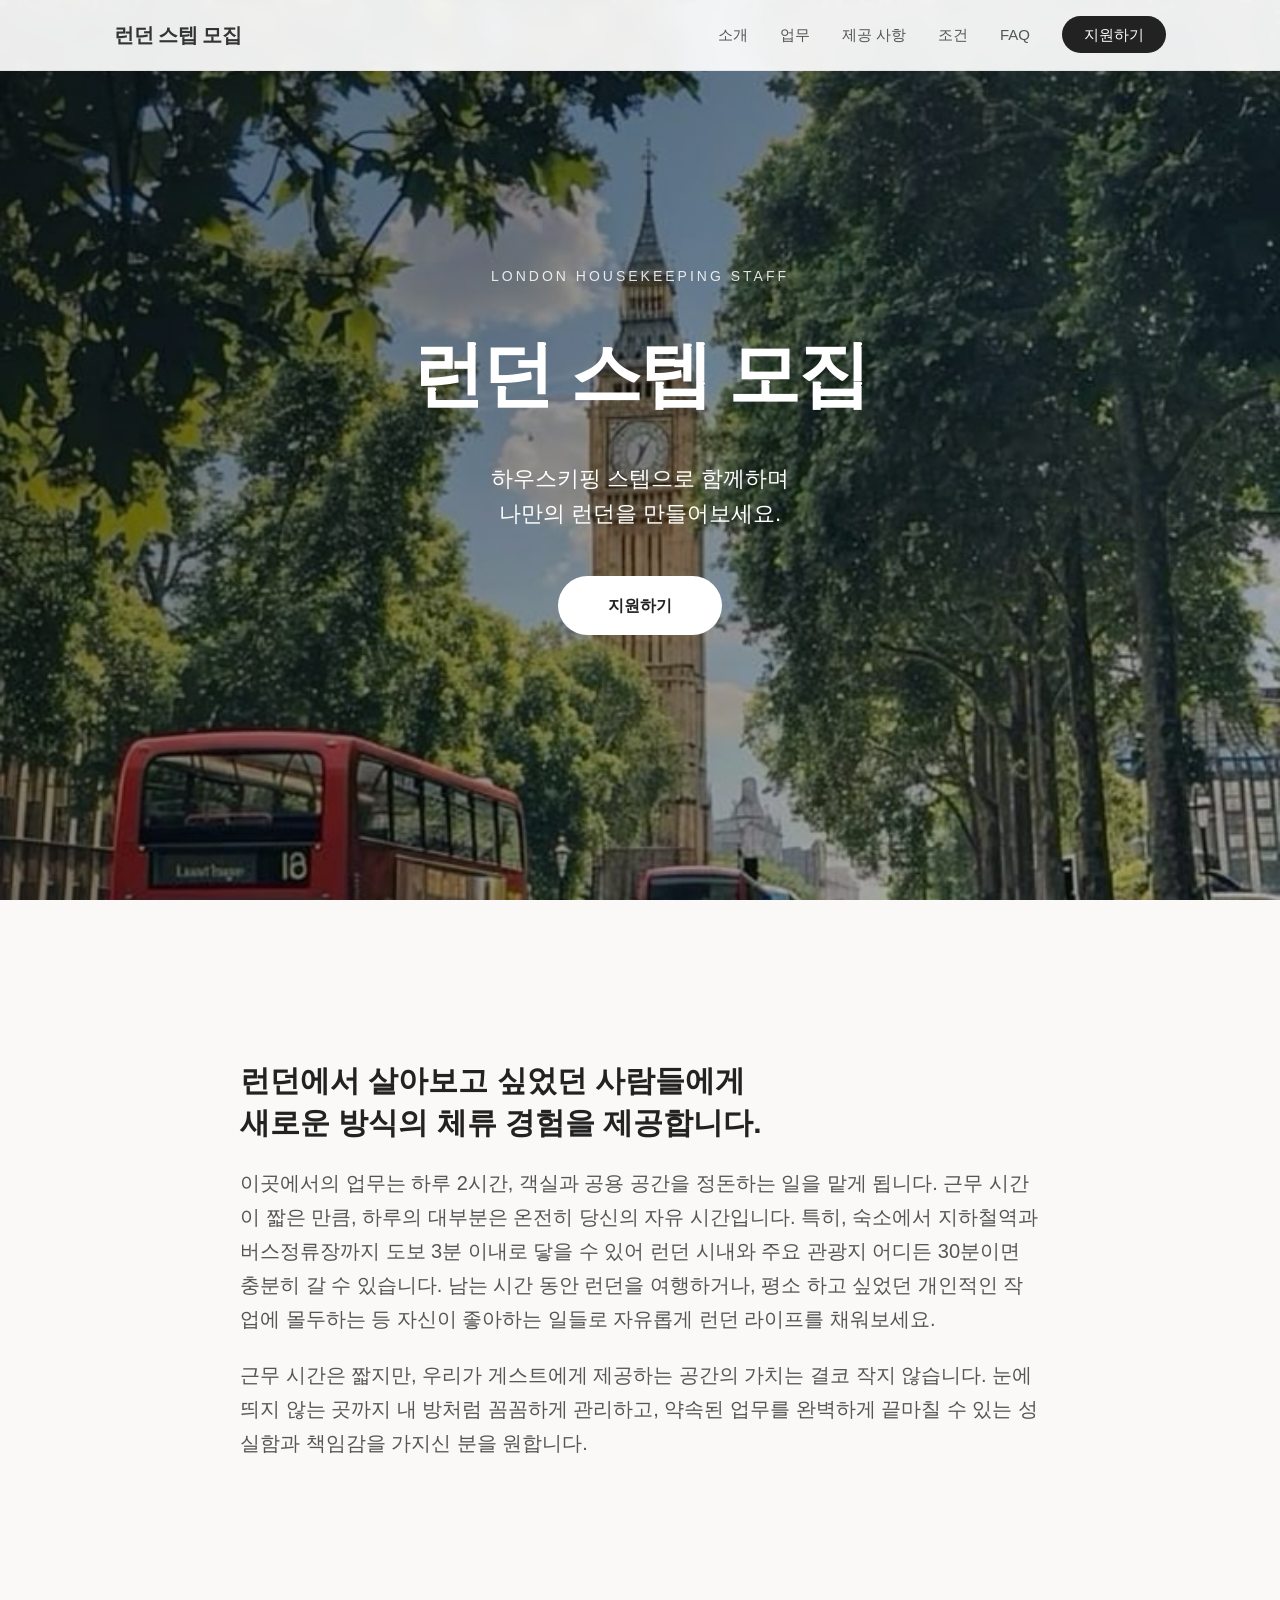
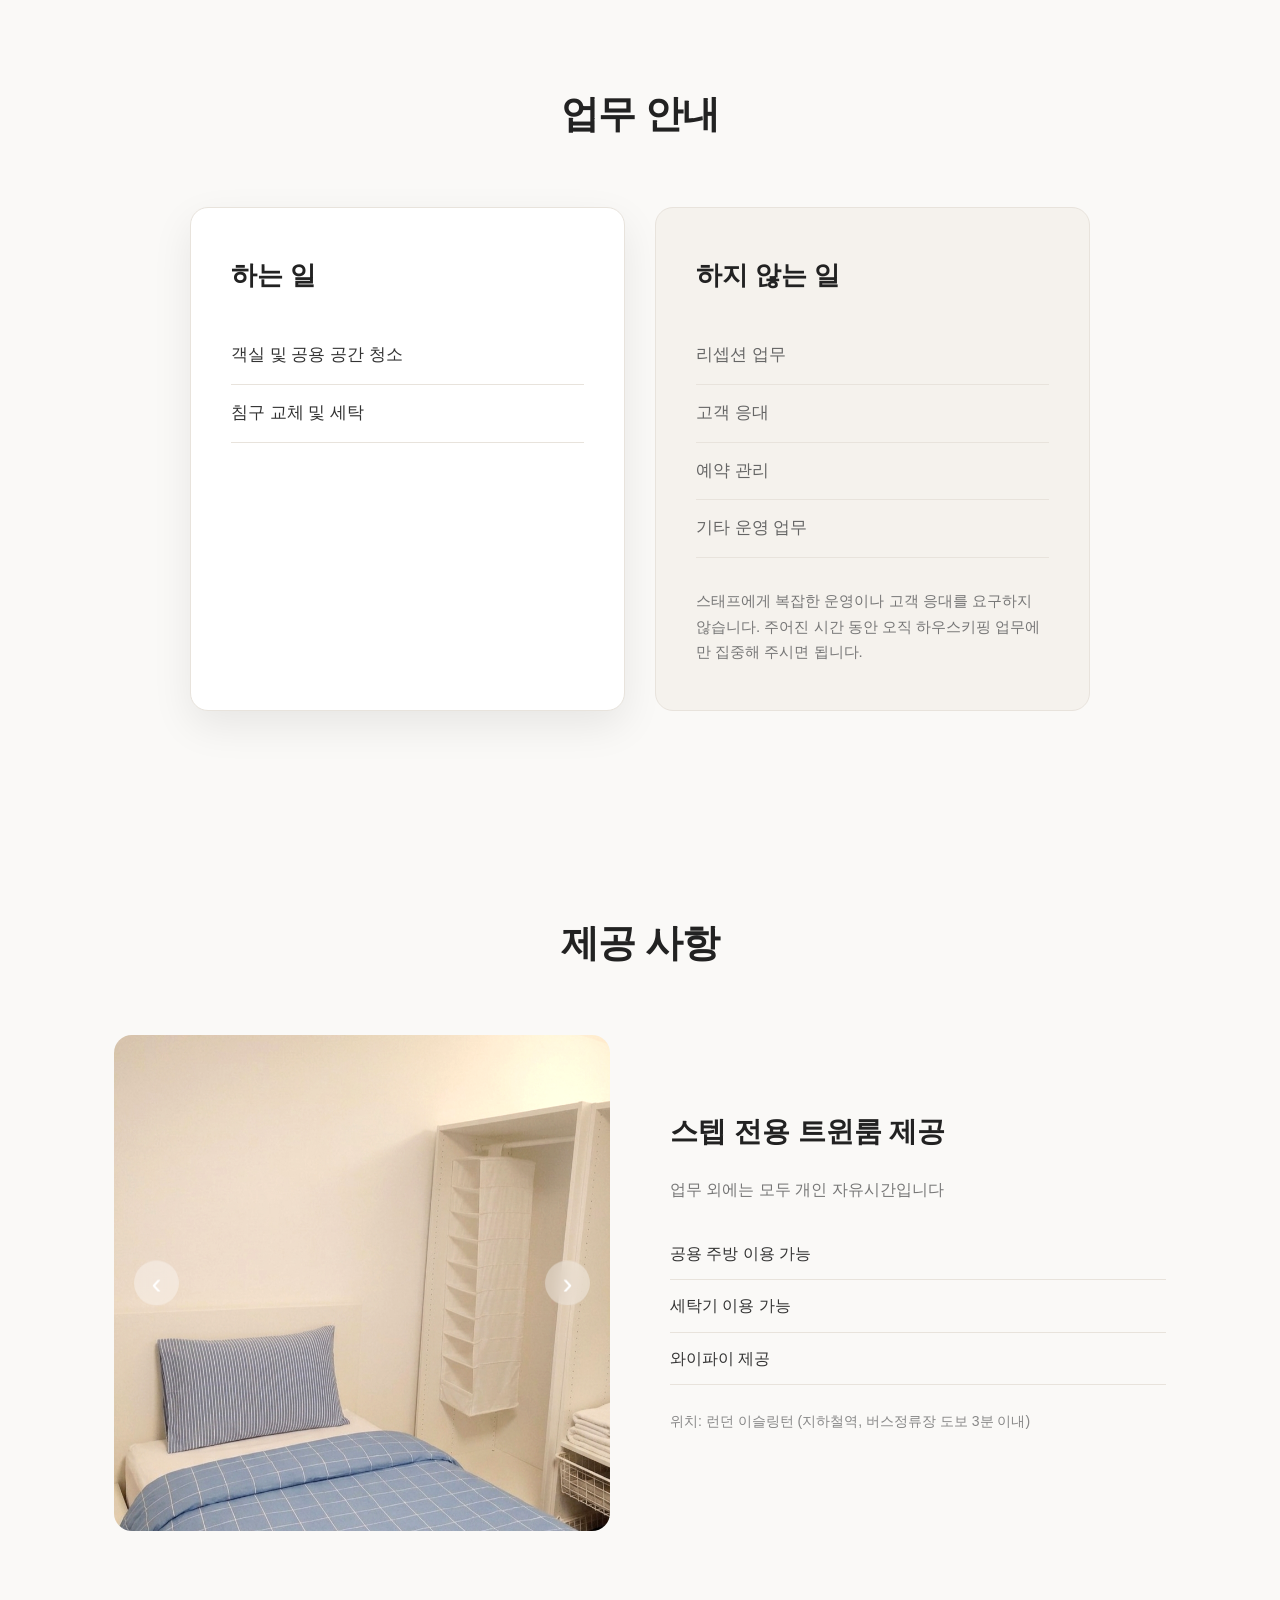
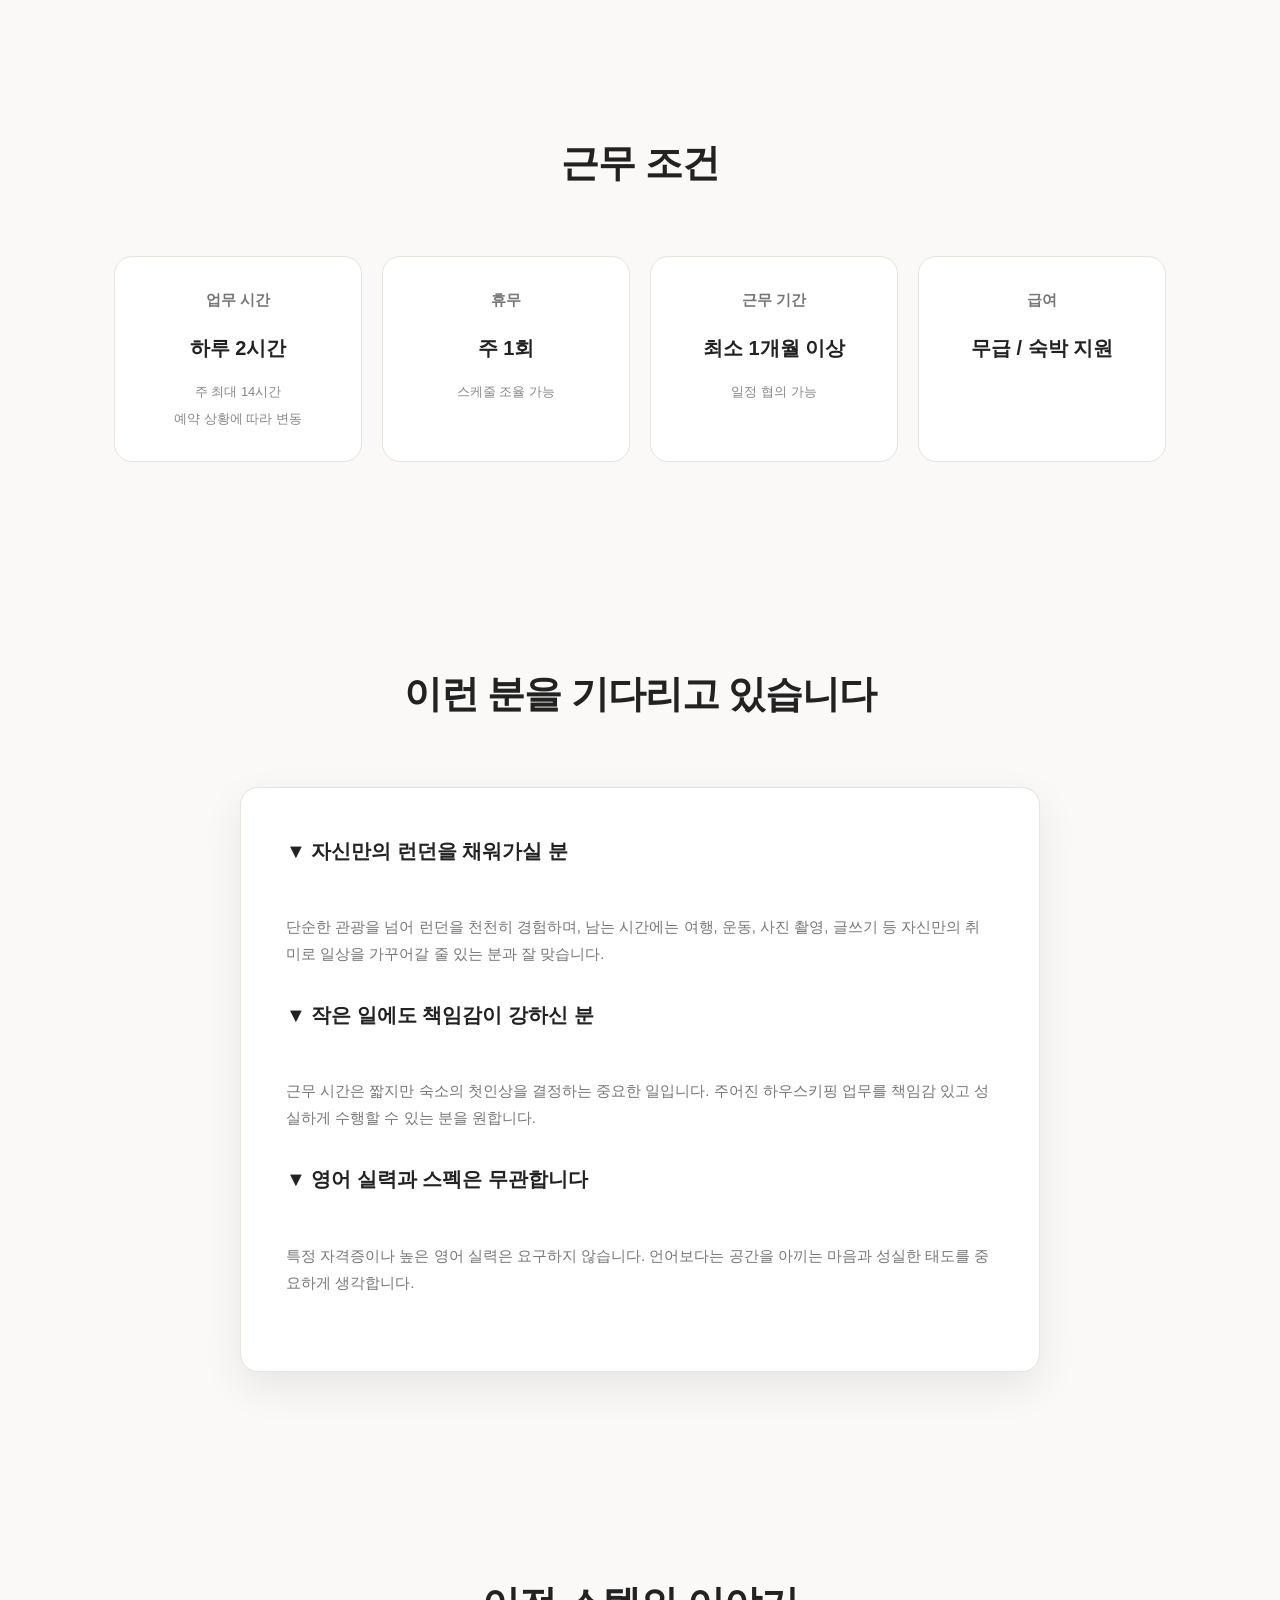
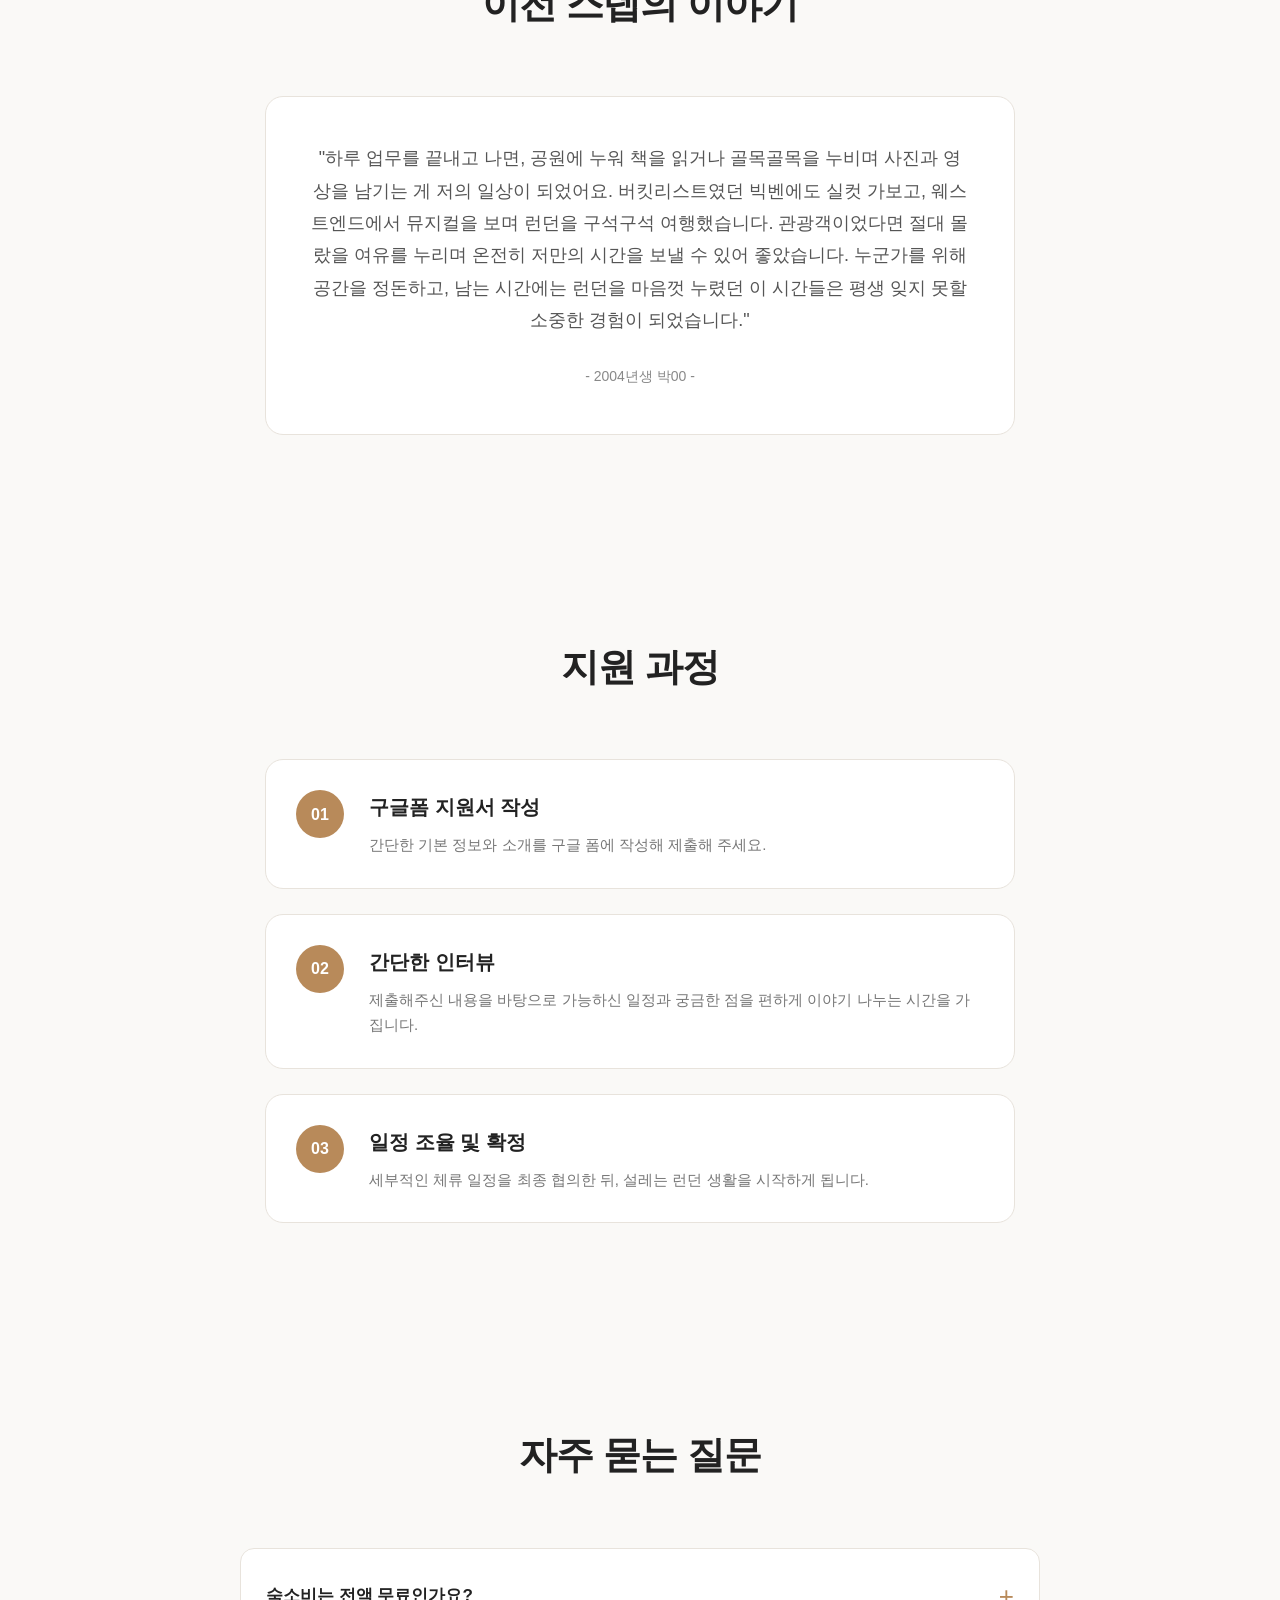
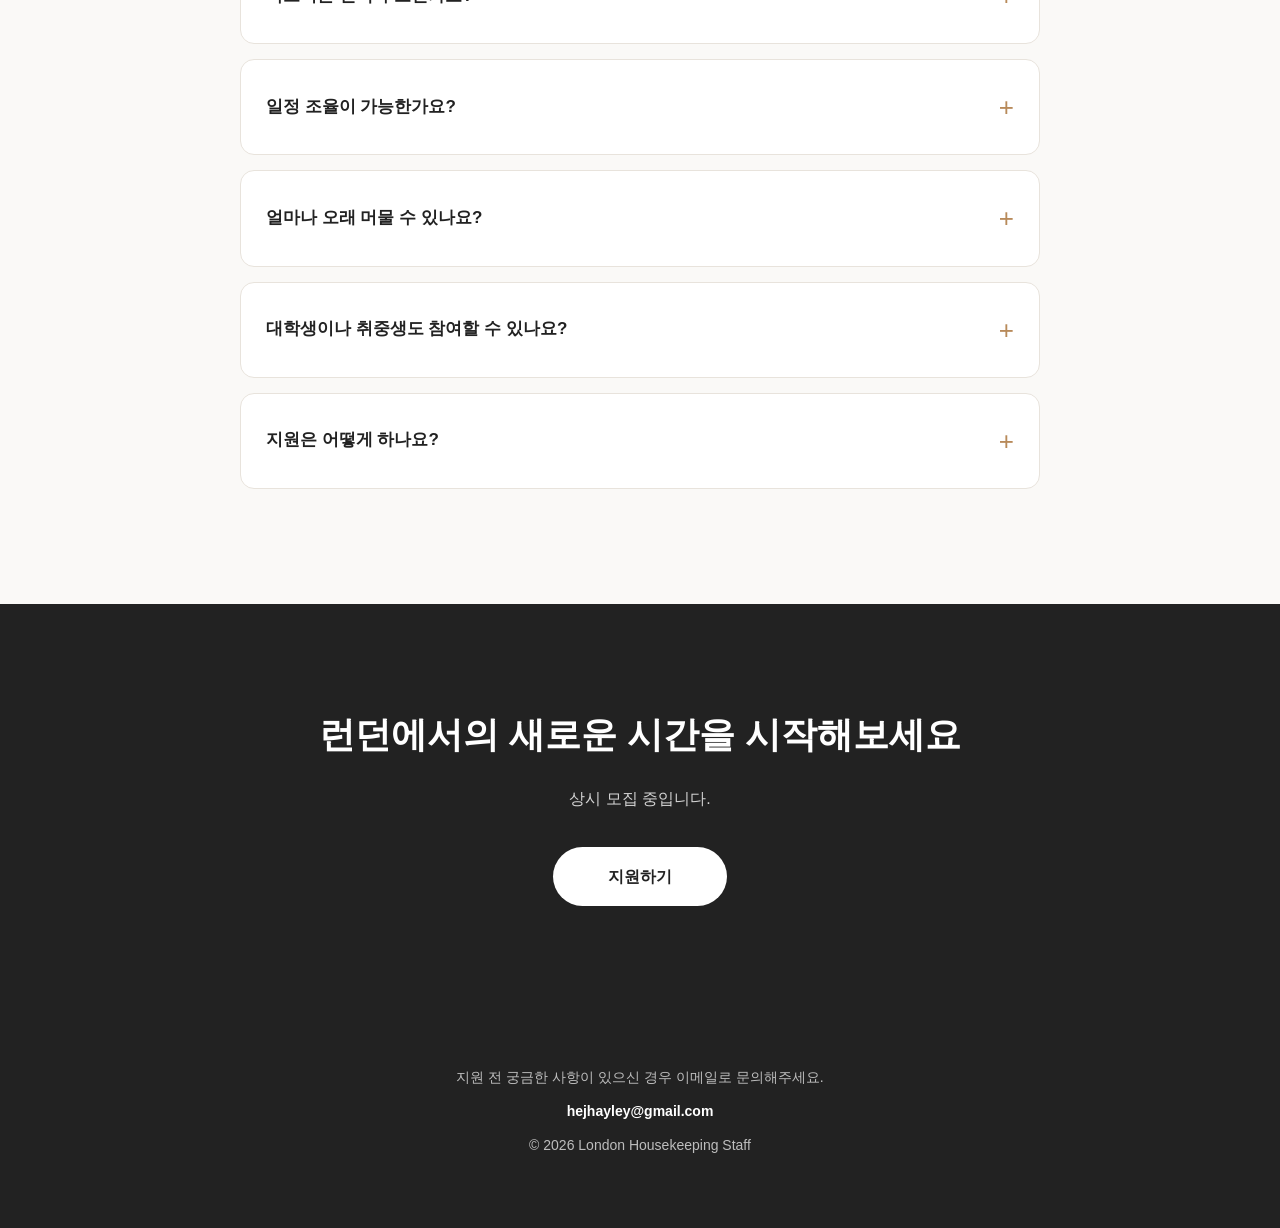
<file: index.html>
<!DOCTYPE html>
<html lang="ko">

<head>
    <meta charset="UTF-8">
    <meta name="viewport" content="width=device-width, initial-scale=1.0">

    <title>런던 스텝 모집 | London Housekeeping Staff</title>

    <meta name="description" content="런던 하우스키핑 스텝 모집. 숙박 걱정 없이 런던에서 살아가는 경험을 만들어보세요.">

    <link rel="stylesheet" href="styles.css">
</head>


<body>


<!-- Navigation -->
<nav class="navbar">

    <div class="nav-container">

        <div class="nav-logo">
            런던 스텝 모집
        </div>


       <ul class="nav-menu">

    <li>
        <a href="#about" class="nav-link">
            소개
        </a>
    </li>


    <li>
        <a href="#work" class="nav-link">
            업무
        </a>
    </li>


    <li>
        <a href="#benefits" class="nav-link">
            제공 사항
        </a>
    </li>


    <li>
        <a href="#conditions" class="nav-link">
            조건
        </a>
    </li>


    <li>
        <a href="#faq" class="nav-link">
            FAQ
        </a>
    </li>


    <li>
        <a href="#apply" class="nav-link cta-link">
            지원하기
        </a>
    </li>

</ul>
    </div>

</nav>





<!-- Hero Section -->

<section class="hero">


    <img 
        class="hero-image"
        src="images/hero.jpg"
        alt="London street">


    <div class="hero-overlay"></div>


    <div class="hero-content">


        <p class="hero-label">
            LONDON HOUSEKEEPING STAFF
        </p>


        <h1 class="hero-title">
            런던 스텝 모집
        </h1>


        <p class="hero-subtitle">
            하우스키핑 스텝으로 함께하며<br>
            나만의 런던을 만들어보세요.
        </p>


        <a href="#apply" class="hero-button">
            지원하기
        </a>


    </div>


</section>







<!-- About Section -->

<section class="section about" id="about">


    <div class="container">


        <h2 class="section-title">
            
        </h2>


        <div class="about-text">


            <p>
                런던에서 살아보고 싶었던 사람들에게<br>
                새로운 방식의 체류 경험을 제공합니다.
            </p>


            <p>
                이곳에서의 업무는 하루 2시간, 객실과 공용 공간을 정돈하는 일을 맡게 됩니다. 근무 시간이 짧은 만큼, 하루의 대부분은 온전히 당신의 자유 시간입니다. 특히, 숙소에서 지하철역과 버스정류장까지 도보 3분 이내로 닿을 수 있어 런던 시내와 주요 관광지 어디든 30분이면 충분히 갈 수 있습니다. 남는 시간 동안 런던을 여행하거나, 평소 하고 싶었던 개인적인 작업에 몰두하는 등 자신이 좋아하는 일들로 자유롭게 런던 라이프를 채워보세요.
            </p>


            <p>
                근무 시간은 짧지만, 우리가 게스트에게 제공하는 공간의 가치는 결코 작지 않습니다. 눈에 띄지 않는 곳까지 내 방처럼 꼼꼼하게 관리하고, 약속된 업무를 완벽하게 끝마칠 수 있는 성실함과 책임감을 가지신 분을 원합니다.
            </p>


        </div>


    </div>


</section>





<!-- Work Section -->

<section class="section work" id="work">


    <div class="container">


        <h2 class="section-title">
            업무 안내
        </h2>



        <div class="work-compare">



            <!-- What you do -->


            <div class="work-box work-do">


                <h3>
                    하는 일
                </h3>


                <ul>


                    <li>
                        객실 및 공용 공간 청소
                    </li>


                    <li>
                        침구 교체 및 세탁
                    </li>


                </ul>




            </div>

           


            <!-- What you don't do -->


            <div class="work-box work-not">


                <h3>
                    하지 않는 일
                </h3>


                <ul>


                    <li>
                        리셉션 업무
                    </li>


                    <li>
                        고객 응대
                    </li>


                    <li>
                        예약 관리
                    </li>


                    <li>
                        기타 운영 업무
                    </li>


                </ul>


                <p class="work-description">
                    스태프에게 복잡한 운영이나 고객 응대를 요구하지 않습니다. 주어진 시간 동안 오직 하우스키핑 업무에만 집중해 주시면 됩니다.
                </p>


            </div>



        </div>



    </div>



</section>
<!-- Accommodation Section -->

<section class="section benefits" id="benefits">


    <div class="container">


        <h2 class="section-title">
            제공 사항
        </h2>


        <div class="accommodation-content">


<div class="accommodation-slider">

<button class="slider-btn prev">
‹
</button>


<img 
id="room-image"
src="images/room1.jpg"
alt="staff room">


<button class="slider-btn next">
›
</button>


</div>



            <div class="accommodation-info">


                <h3>
                    스텝 전용 트윈룸 제공
                </h3>


                <p>
                    업무 외에는 모두 개인 자유시간입니다
                </p>


                <ul>

                    <li>
                        공용 주방 이용 가능
                    </li>

                    <li>
                         세탁기 이용 가능
                    </li>

                    <li>
                         와이파이 제공
                    </li>

                
                </ul>


                <p class="location">
                    위치: 런던 이슬링턴
                    (지하철역, 버스정류장 도보 3분 이내)
                </p>


            </div>


        </div>


    </div>


</section>







<!-- Condition Section -->

<section class="section conditions" id="conditions">


    <div class="container">


        <h2 class="section-title">
            근무 조건
        </h2>


        <div class="condition-grid">



            <div class="condition-card">

                <h3>
                    업무 시간
                </h3>

                <p>
                    하루 2시간
                </p>

                <span>
                    주 최대 14시간
                    <br> 예약 상황에 따라 변동
                </span>

            </div>





            <div class="condition-card">

                <h3>
                    휴무
                </h3>

                <p>
                    주 1회
                </p>

                <span>
                    스케줄 조율 가능
                </span>

            </div>





            <div class="condition-card">

                <h3>
                   근무 기간
                </h3>

                <p>
                    최소 1개월 이상
                </p>

                <span>
                    일정 협의 가능
                </span>

            </div>





           





            <div class="condition-card">

                <h3>
                    급여
                </h3>

                <p>
                    무급 / 숙박 지원
                </p>

                <span>
                
                </span>

            </div>



        </div>


    </div>


</section>








<!-- People Section -->

<section class="section people">


    <div class="container">


        <h2 class="section-title">
            이런 분을 기다리고 있습니다
        </h2>



 <div class="people-box">

    <p>
        <strong>▼ 자신만의 런던을 채워가실 분</strong><br>
        <span class="small-text">
            단순한 관광을 넘어 런던을 천천히 경험하며, 남는 시간에는 여행, 운동, 사진 촬영, 글쓰기 등 자신만의 취미로 일상을 가꾸어갈 줄 있는 분과 잘 맞습니다.
        </span>
    </p>


    <p>
        <strong>▼ 작은 일에도 책임감이 강하신 분</strong><br>
        <span class="small-text">
            근무 시간은 짧지만 숙소의 첫인상을 결정하는 중요한 일입니다. 주어진 하우스키핑 업무를 책임감 있고 성실하게 수행할 수 있는 분을 원합니다.
        </span>
    </p>


    <p>
        <strong>▼ 영어 실력과 스펙은 무관합니다</strong><br>
        <span class="small-text">
            특정 자격증이나 높은 영어 실력은 요구하지 않습니다. 언어보다는 공간을 아끼는 마음과 성실한 태도를 중요하게 생각합니다.
        </span>
    </p>

</div>


</section>







<!-- Review Section -->

<section class="section review">


    <div class="container">


        <h2 class="section-title">
            이전 스텝의 이야기
        </h2>



        <div class="review-card">


            <p>
              "하루 업무를 끝내고 나면, 공원에 누워 책을 읽거나 골목골목을 누비며 사진과 영상을 남기는 게 저의 일상이 되었어요.

버킷리스트였던 빅벤에도 실컷 가보고, 웨스트엔드에서 뮤지컬을 보며 런던을 구석구석 여행했습니다. 관광객이었다면 절대 몰랐을 여유를 누리며 온전히 저만의 시간을 보낼 수 있어 좋았습니다.

누군가를 위해 공간을 정돈하고, 남는 시간에는 런던을 마음껏 누렸던 이 시간들은 평생 잊지 못할 소중한 경험이 되었습니다."
            </p>


            <span>
                - 2004년생 박00 -
            </span>


        </div>


    </div>


</section>







<!-- Process Section -->

<section class="section process">


    <div class="container">


        <h2 class="section-title">
            지원 과정
        </h2>



        <div class="process-grid">



            <div class="process-card">


                <span>
                    01
                </span>
                <div class="process-content">



                <h3>
                    구글폼 지원서 작성
                </h3>


                <p>
                    간단한 기본 정보와 소개를 구글 폼에 작성해 제출해 주세요.
                </p>


            </div>
    </div>





            <div class="process-card">


                <span>
                    02
                </span>
                 <div class="process-content">


                <h3>
                    간단한 인터뷰 
                </h3>


                <p>
                    제출해주신 내용을 바탕으로 가능하신 일정과 궁금한 점을 편하게 이야기 나누는 시간을 가집니다.
                </p>


            </div>
            </div>
                





            <div class="process-card">


                <span>
                    03
                </span>
                 <div class="process-content">


                <h3>
                    일정 조율 및 확정
                </h3>


                <p>
                    세부적인 체류 일정을 최종 협의한 뒤, 설레는 런던 생활을 시작하게 됩니다.
                </p>


            </div>
        </div>


    </div>


</section>








<!-- FAQ Section -->

<section class="section faq" id="faq">


    <div class="container">


        <h2 class="section-title">
            자주 묻는 질문
        </h2>



        <div class="faq-container">



            <div class="faq-item">

                <div class="faq-question">

                    <h3>
                        숙소비는 전액 무료인가요?
                    </h3>

                    <span>
                        +
                    </span>

                </div>


                <div class="faq-answer">

                    <p>
                        네 숙박비와 공과감은 전액 무료이며, 이와 관련된 추가 비용은 발생하지 않습니다.
                    </p>

                </div>

            </div>






            <div class="faq-item">

                <div class="faq-question">

                    <h3>
                        일정 조율이 가능한가요?
                    </h3>

                    <span>
                        +
                    </span>

                </div>


                <div class="faq-answer">

                    <p>
                        가능합니다.
                        간단한 인터뷰 과정에서 논의될 예정입니다.
                    </p>

                </div>

            </div>






            <div class="faq-item">

                <div class="faq-question">

                    <h3>
                        얼마나 오래 머물 수 있나요?
                    </h3>

                    <span>
                        +
                    </span>

                </div>


                <div class="faq-answer">

                    <p>
                        최소 1개월 이상이며,
                        일정에 따라 협의 가능합니다.
                    </p>

                </div>

            </div>






            <div class="faq-item">

                <div class="faq-question">

                    <h3>
                        대학생이나 취중생도 참여할 수 있나요?
                    </h3>

                    <span>
                        +
                    </span>

                </div>


                <div class="faq-answer">

                    <p>
                        네, 영국을 방문하는 것에 문제가 없는 사람이면 모두 가능합니다.
                    </p>

                </div>

            </div>






            <div class="faq-item">

                <div class="faq-question">

                    <h3>
                        지원은 어떻게 하나요?
                    </h3>

                    <span>
                        +
                    </span>

                </div>


                <div class="faq-answer">

                    <p>
                        구글폼 작성 후 간단한 인터뷰를 진행합니다.
                    </p>

                </div>

            </div>



        </div>


    </div>


</section>








<!-- Apply Section -->

<section class="section apply" id="apply">


    <div class="container">


        <h2>
            런던에서의 새로운 시간을 시작해보세요
        </h2>


        <p>
            상시 모집 중입니다.
        </p>


        <a href="https://forms.gle/sNmsG1HSqRqp7vCs9" class="apply-button">
            지원하기
        </a>


    </div>


</section>








<!-- Contact Footer -->


<footer class="footer">


    <div class="container">


        <p>
            지원 전 궁금한 사항이 있으신 경우
            이메일로 문의해주세요.
        </p>


        <p class="email">
            hejhayley@gmail.com
        </p>


        <p class="copyright">
            © 2026 London Housekeeping Staff
        </p>


    </div>


</footer>


<!-- Mobile Fixed Apply Button -->

<a href="https://forms.gle/sNmsG1HSqRqp7vCs9" class="mobile-apply-button">
    런던 스텝 지원하기
</a>

<script src="script.js"></script>


</body>

</html>
</file>
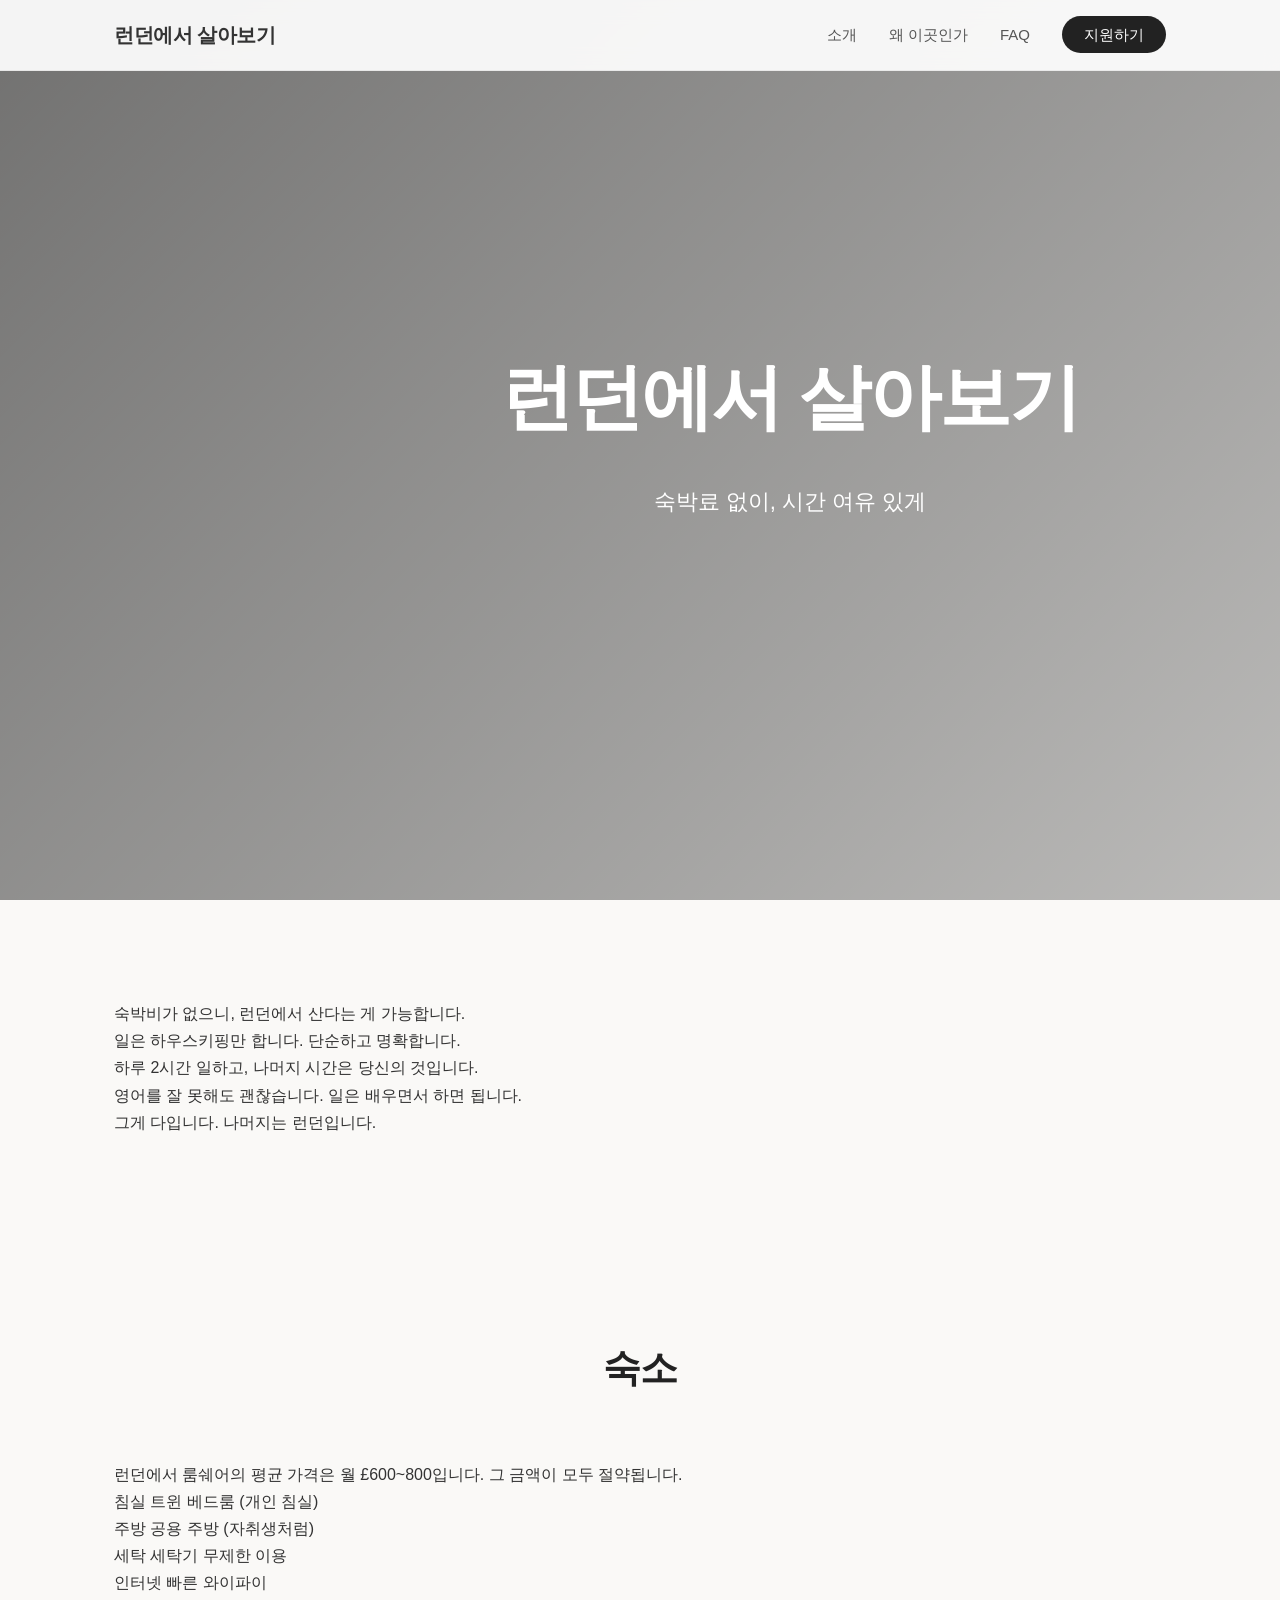
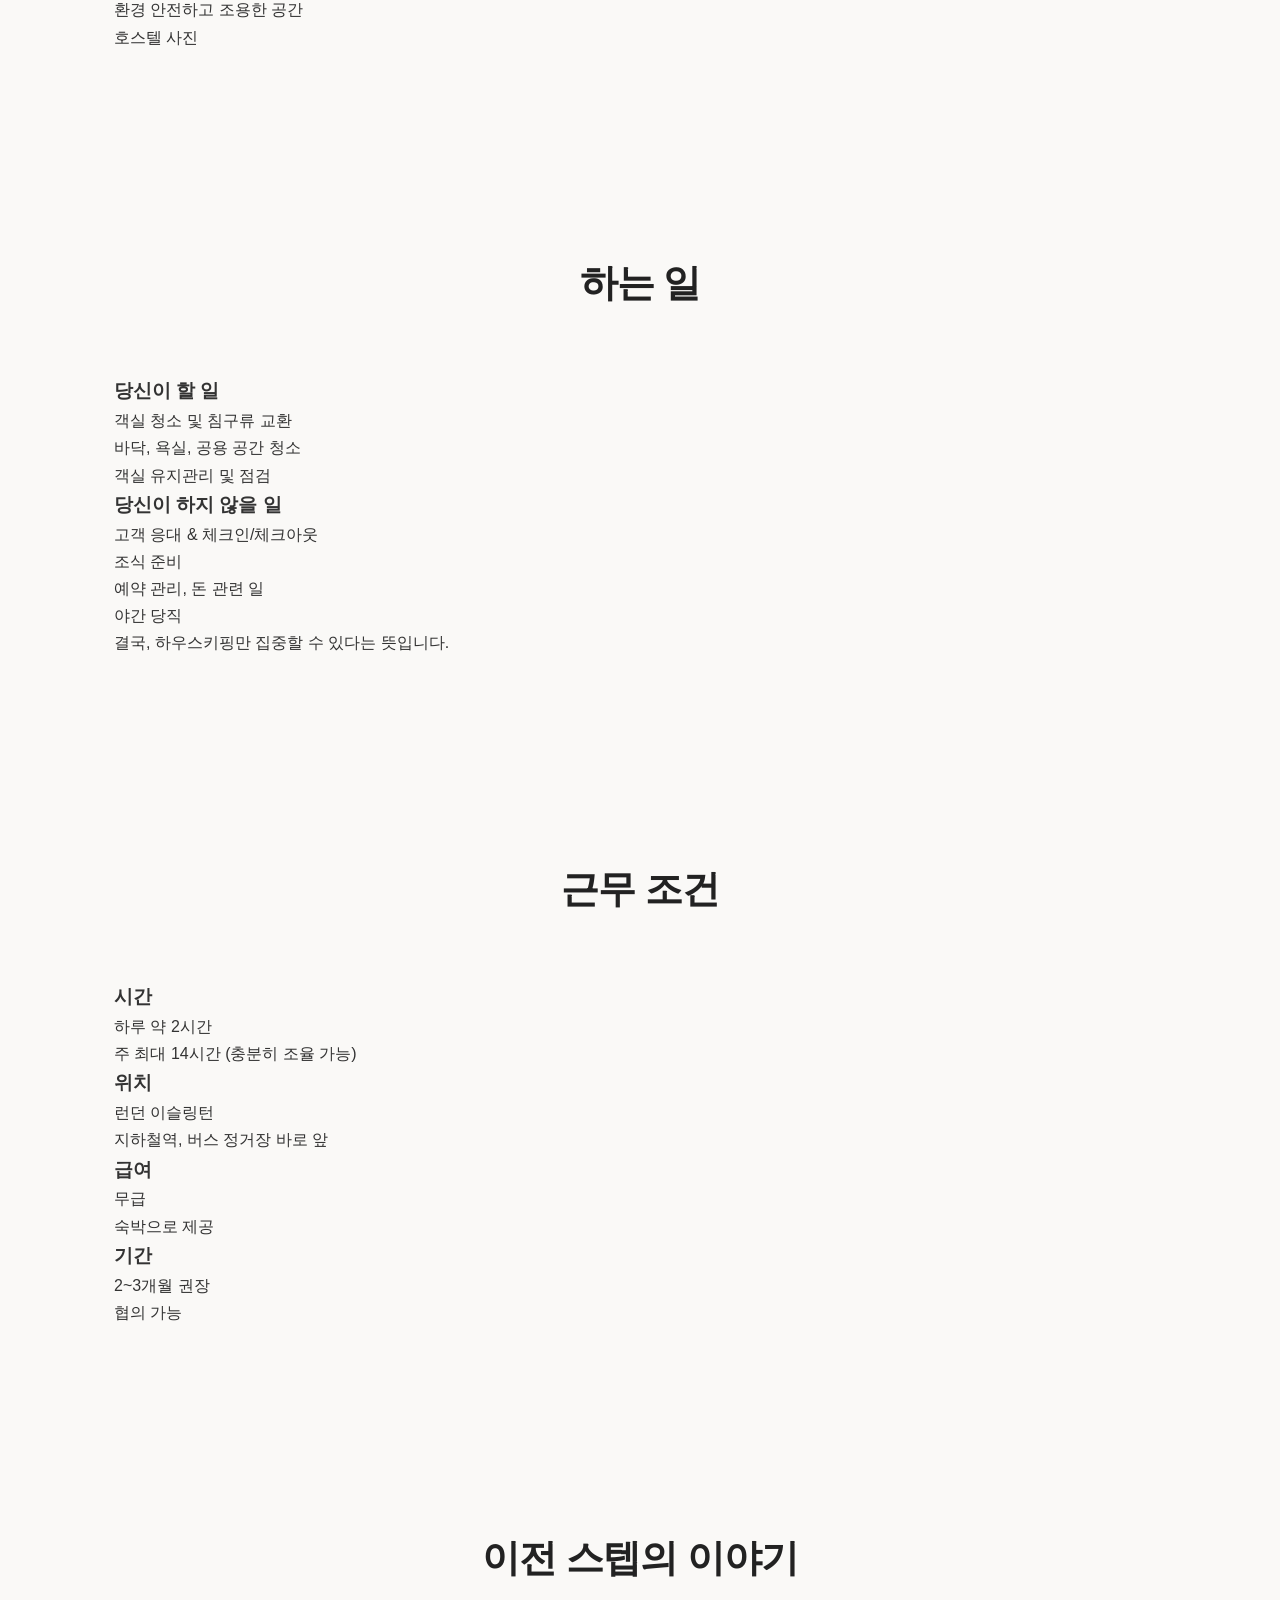
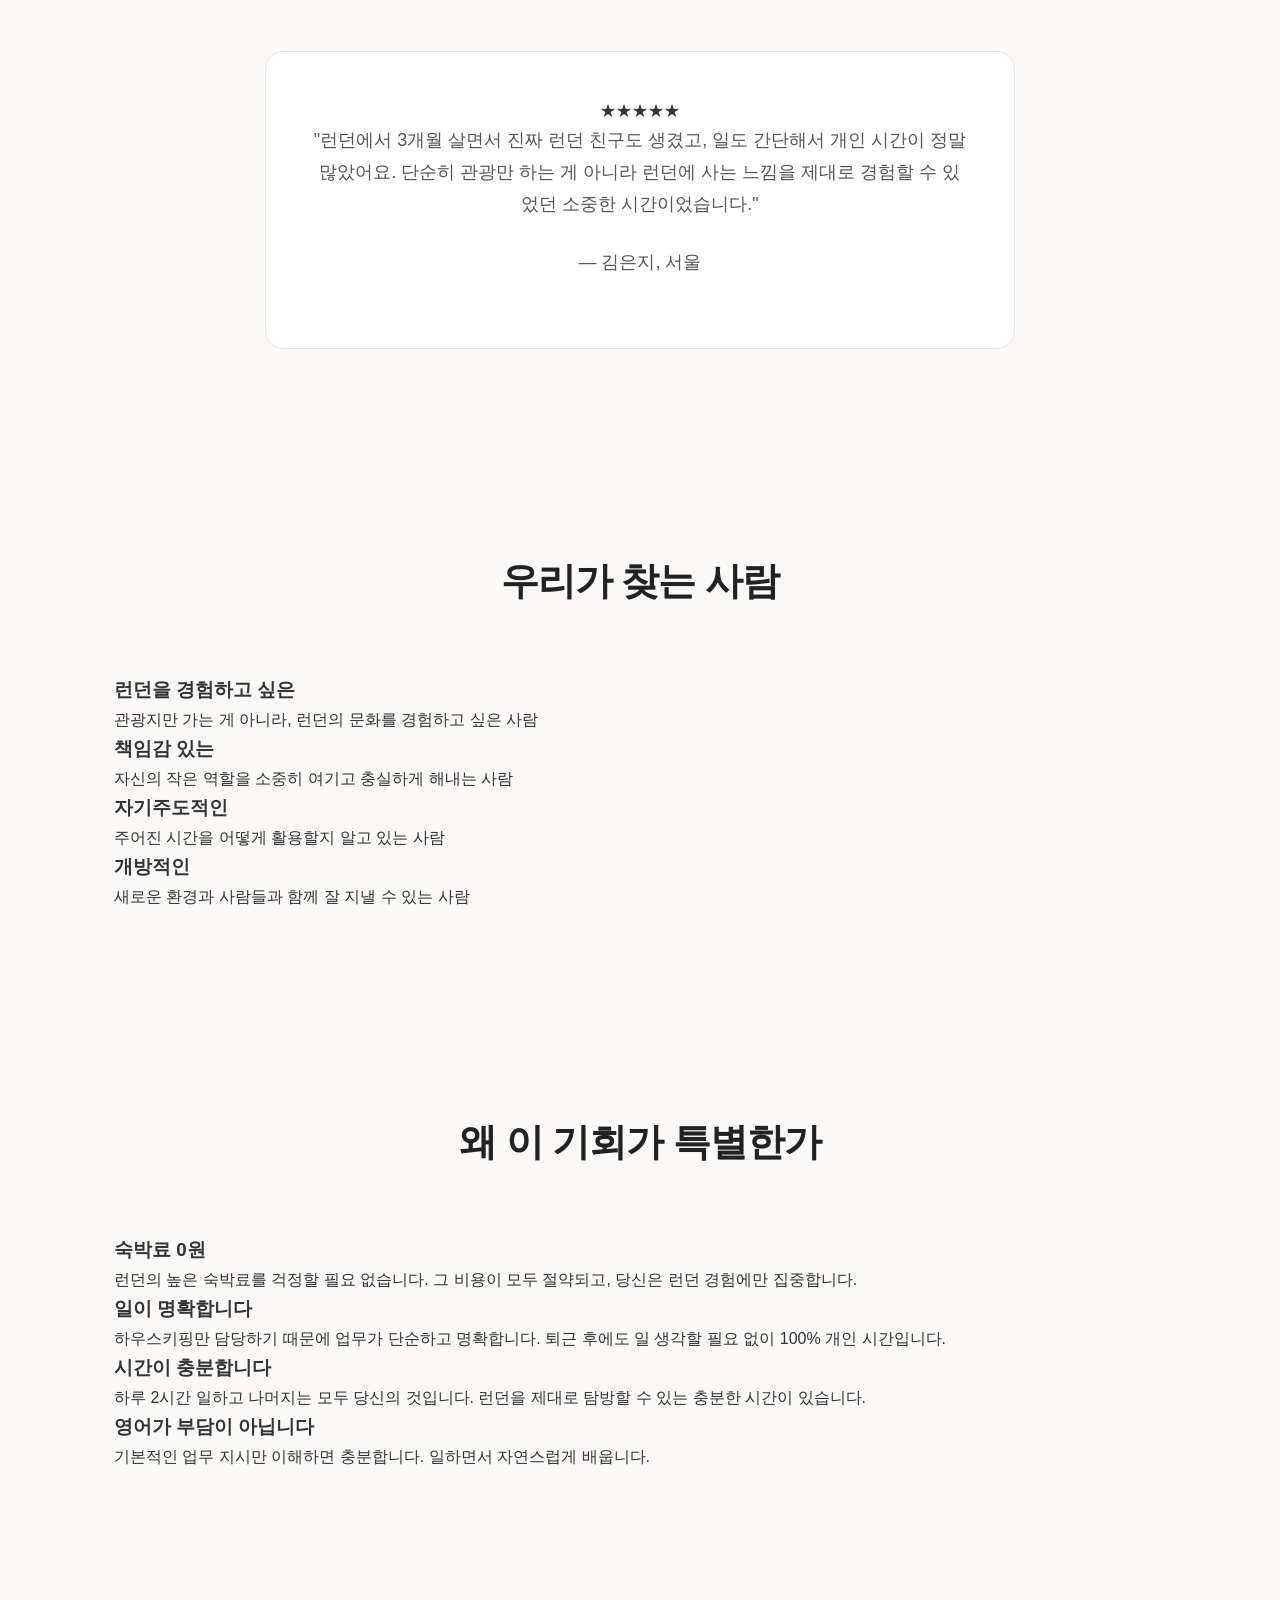
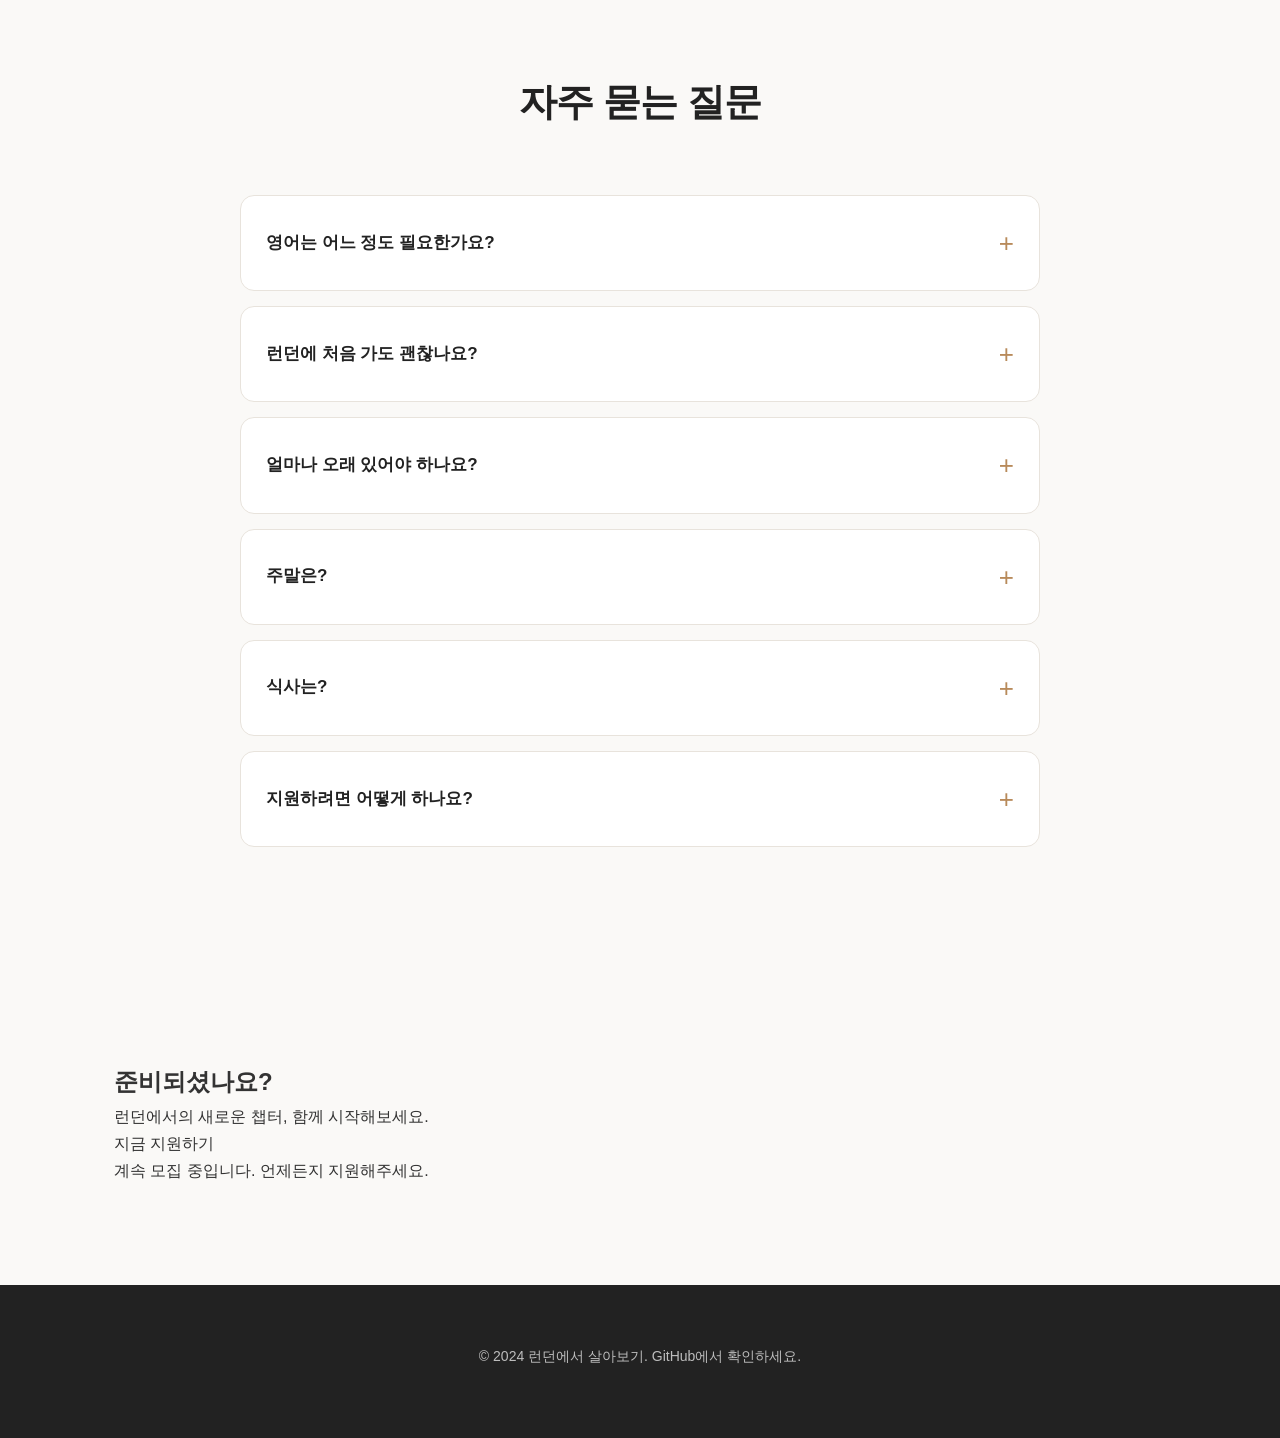
<file: index (1).html>
<!DOCTYPE html>
<html lang="ko">
<head>
    <meta charset="UTF-8">
    <meta name="viewport" content="width=device-width, initial-scale=1.0">
    <meta name="description" content="런던에서 살아보기 - 호스텔 스텝 모집">
    <meta name="keywords" content="런던, 일자리, 스텝, 호스텔, 경험">
    <title>런던에서 살아보기 - 스텝 모집</title>
    <link rel="stylesheet" href="styles.css">
</head>
<body>
    <!-- Navigation -->
    <nav class="navbar">
        <div class="nav-container">
            <div class="nav-logo">런던에서 살아보기</div>
            <ul class="nav-menu">
                <li><a href="#about" class="nav-link">소개</a></li>
                <li><a href="#why" class="nav-link">왜 이곳인가</a></li>
                <li><a href="#faq" class="nav-link">FAQ</a></li>
                <li><a href="#apply" class="nav-link cta-link">지원하기</a></li>
            </ul>
        </div>
    </nav>

    <!-- Hero Section -->
    <section class="hero" id="hero">
        <video class="hero-video" autoplay muted loop playsinline>
            <source src="https://videos.pexels.com/video-files/3195369/3195369-sd_640_360_30fps.mp4" type="video/mp4">
            Your browser does not support the video tag.
        </video>
        <div class="hero-overlay"></div>
        <div class="hero-content">
            <h1 class="hero-title">런던에서 살아보기</h1>
            <p class="hero-subtitle">숙박료 없이, 시간 여유 있게</p>
        </div>
    </section>

    <!-- About Section -->
    <section class="section about" id="about">
        <div class="container">
            <div class="section-content">
                <p class="section-text">
                    숙박비가 없으니, 런던에서 산다는 게 가능합니다.
                </p>
                <p class="section-text">
                    일은 하우스키핑만 합니다. 단순하고 명확합니다.
                </p>
                <p class="section-text">
                    하루 2시간 일하고, 나머지 시간은 당신의 것입니다.
                </p>
                <p class="section-text">
                    영어를 잘 못해도 괜찮습니다. 일은 배우면서 하면 됩니다.
                </p>
                <p class="section-text accent">
                    그게 다입니다. 나머지는 런던입니다.
                </p>
            </div>
        </div>
    </section>

    <!-- Housing Section -->
    <section class="section housing" id="housing">
        <div class="container">
            <h2 class="section-title">숙소</h2>
            <div class="housing-content">
                <div class="housing-text">
                    <p>런던에서 룸쉐어의 평균 가격은 월 £600~800입니다. 그 금액이 모두 절약됩니다.</p>
                    <div class="housing-details">
                        <div class="detail-item">
                            <span class="detail-label">침실</span>
                            <span class="detail-value">트윈 베드룸 (개인 침실)</span>
                        </div>
                        <div class="detail-item">
                            <span class="detail-label">주방</span>
                            <span class="detail-value">공용 주방 (자취생처럼)</span>
                        </div>
                        <div class="detail-item">
                            <span class="detail-label">세탁</span>
                            <span class="detail-value">세탁기 무제한 이용</span>
                        </div>
                        <div class="detail-item">
                            <span class="detail-label">인터넷</span>
                            <span class="detail-value">빠른 와이파이</span>
                        </div>
                        <div class="detail-item">
                            <span class="detail-label">환경</span>
                            <span class="detail-value">안전하고 조용한 공간</span>
                        </div>
                    </div>
                </div>
                <div class="housing-image">
                    <div class="image-placeholder">
                        <p>호스텔 사진</p>
                    </div>
                </div>
            </div>
        </div>
    </section>

    <!-- Jobs Section -->
    <section class="section jobs" id="jobs">
        <div class="container">
            <h2 class="section-title">하는 일</h2>
            <div class="jobs-grid">
                <div class="jobs-column">
                    <h3 class="jobs-subtitle">당신이 할 일</h3>
                    <ul class="jobs-list do-list">
                        <li>객실 청소 및 침구류 교환</li>
                        <li>바닥, 욕실, 공용 공간 청소</li>
                        <li>객실 유지관리 및 점검</li>
                    </ul>
                </div>
                <div class="jobs-column">
                    <h3 class="jobs-subtitle">당신이 하지 않을 일</h3>
                    <ul class="jobs-list dont-list">
                        <li>고객 응대 & 체크인/체크아웃</li>
                        <li>조식 준비</li>
                        <li>예약 관리, 돈 관련 일</li>
                        <li>야간 당직</li>
                    </ul>
                </div>
            </div>
            <p class="jobs-note">
                결국, 하우스키핑만 집중할 수 있다는 뜻입니다.
            </p>
        </div>
    </section>

    <!-- Details Section -->
    <section class="section details" id="details">
        <div class="container">
            <h2 class="section-title">근무 조건</h2>
            <div class="details-grid">
                <div class="detail-card">
                    <h3>시간</h3>
                    <p class="detail-main">하루 약 2시간</p>
                    <p class="detail-sub">주 최대 14시간 (충분히 조율 가능)</p>
                </div>
                <div class="detail-card">
                    <h3>위치</h3>
                    <p class="detail-main">런던 이슬링턴</p>
                    <p class="detail-sub">지하철역, 버스 정거장 바로 앞</p>
                </div>
                <div class="detail-card">
                    <h3>급여</h3>
                    <p class="detail-main">무급</p>
                    <p class="detail-sub">숙박으로 제공</p>
                </div>
                <div class="detail-card">
                    <h3>기간</h3>
                    <p class="detail-main">2~3개월 권장</p>
                    <p class="detail-sub">협의 가능</p>
                </div>
            </div>
        </div>
    </section>

    <!-- Review Section -->
    <section class="section reviews" id="reviews">
        <div class="container">
            <h2 class="section-title">이전 스텝의 이야기</h2>
            <div class="review-card">
                <div class="review-stars">★★★★★</div>
                <p class="review-text">
                    "런던에서 3개월 살면서 진짜 런던 친구도 생겼고, 일도 간단해서 개인 시간이 정말 많았어요. 단순히 관광만 하는 게 아니라 런던에 사는 느낌을 제대로 경험할 수 있었던 소중한 시간이었습니다."
                </p>
                <p class="review-author">— 김은지, 서울</p>
            </div>
        </div>
    </section>

    <!-- Looking For Section -->
    <section class="section looking-for" id="looking-for">
        <div class="container">
            <h2 class="section-title">우리가 찾는 사람</h2>
            <div class="looking-grid">
                <div class="looking-item">
                    <h3>런던을 경험하고 싶은</h3>
                    <p>관광지만 가는 게 아니라, 런던의 문화를 경험하고 싶은 사람</p>
                </div>
                <div class="looking-item">
                    <h3>책임감 있는</h3>
                    <p>자신의 작은 역할을 소중히 여기고 충실하게 해내는 사람</p>
                </div>
                <div class="looking-item">
                    <h3>자기주도적인</h3>
                    <p>주어진 시간을 어떻게 활용할지 알고 있는 사람</p>
                </div>
                <div class="looking-item">
                    <h3>개방적인</h3>
                    <p>새로운 환경과 사람들과 함께 잘 지낼 수 있는 사람</p>
                </div>
            </div>
        </div>
    </section>

    <!-- Why Section -->
    <section class="section why" id="why">
        <div class="container">
            <h2 class="section-title">왜 이 기회가 특별한가</h2>
            <div class="why-content">
                <div class="why-item">
                    <h3>숙박료 0원</h3>
                    <p>런던의 높은 숙박료를 걱정할 필요 없습니다. 그 비용이 모두 절약되고, 당신은 런던 경험에만 집중합니다.</p>
                </div>
                <div class="why-item">
                    <h3>일이 명확합니다</h3>
                    <p>하우스키핑만 담당하기 때문에 업무가 단순하고 명확합니다. 퇴근 후에도 일 생각할 필요 없이 100% 개인 시간입니다.</p>
                </div>
                <div class="why-item">
                    <h3>시간이 충분합니다</h3>
                    <p>하루 2시간 일하고 나머지는 모두 당신의 것입니다. 런던을 제대로 탐방할 수 있는 충분한 시간이 있습니다.</p>
                </div>
                <div class="why-item">
                    <h3>영어가 부담이 아닙니다</h3>
                    <p>기본적인 업무 지시만 이해하면 충분합니다. 일하면서 자연스럽게 배웁니다.</p>
                </div>
            </div>
        </div>
    </section>

    <!-- FAQ Section -->
    <section class="section faq" id="faq">
        <div class="container">
            <h2 class="section-title">자주 묻는 질문</h2>
            <div class="faq-container">
                <div class="faq-item">
                    <div class="faq-question">
                        <h3>영어는 어느 정도 필요한가요?</h3>
                        <span class="faq-toggle">+</span>
                    </div>
                    <div class="faq-answer">
                        <p>기본적인 업무 지시 이해 수준이면 충분합니다. 일하면서 자연스럽게 배우게 됩니다.</p>
                    </div>
                </div>

                <div class="faq-item">
                    <div class="faq-question">
                        <h3>런던에 처음 가도 괜찮나요?</h3>
                        <span class="faq-toggle">+</span>
                    </div>
                    <div class="faq-answer">
                        <p>당연합니다. 호스텔이 오리엔테이션을 도와드립니다. 런던이 처음인 많은 사람들이 경험했습니다.</p>
                    </div>
                </div>

                <div class="faq-item">
                    <div class="faq-question">
                        <h3>얼마나 오래 있어야 하나요?</h3>
                        <span class="faq-toggle">+</span>
                    </div>
                    <div class="faq-answer">
                        <p>2~3개월 권장하지만, 협의 가능합니다. 당신의 일정에 맞춰 조율할 수 있습니다.</p>
                    </div>
                </div>

                <div class="faq-item">
                    <div class="faq-question">
                        <h3>주말은?</h3>
                        <span class="faq-toggle">+</span>
                    </div>
                    <div class="faq-answer">
                        <p>완전히 자유입니다. 특정 일정이 필요하면 미리 조율하면 됩니다.</p>
                    </div>
                </div>

                <div class="faq-item">
                    <div class="faq-question">
                        <h3>식사는?</h3>
                        <span class="faq-toggle">+</span>
                    </div>
                    <div class="faq-answer">
                        <p>공용 주방에서 직접 요리할 수 있습니다. 런던의 다양한 음식도 즐길 수 있습니다.</p>
                    </div>
                </div>

                <div class="faq-item">
                    <div class="faq-question">
                        <h3>지원하려면 어떻게 하나요?</h3>
                        <span class="faq-toggle">+</span>
                    </div>
                    <div class="faq-answer">
                        <p>아래 구글폼을 작성해주시면 됩니다. 계속 모집 중이므로 언제든 편하실 때 지원해주세요.</p>
                    </div>
                </div>
            </div>
        </div>
    </section>

    <!-- CTA Section -->
    <section class="section cta-section" id="apply">
        <div class="container">
            <h2>준비되셨나요?</h2>
            <p>런던에서의 새로운 챕터, 함께 시작해보세요.</p>
            <a href="https://forms.gle/YOUR_FORM_ID_HERE" target="_blank" class="cta-button">지금 지원하기</a>
            <p class="cta-note">계속 모집 중입니다. 언제든지 지원해주세요.</p>
        </div>
    </section>

    <!-- Footer -->
    <footer class="footer">
        <div class="container">
            <p>&copy; 2024 런던에서 살아보기. GitHub에서 확인하세요.</p>
        </div>
    </footer>

    <script src="script.js"></script>
</body>
</html>
</file>
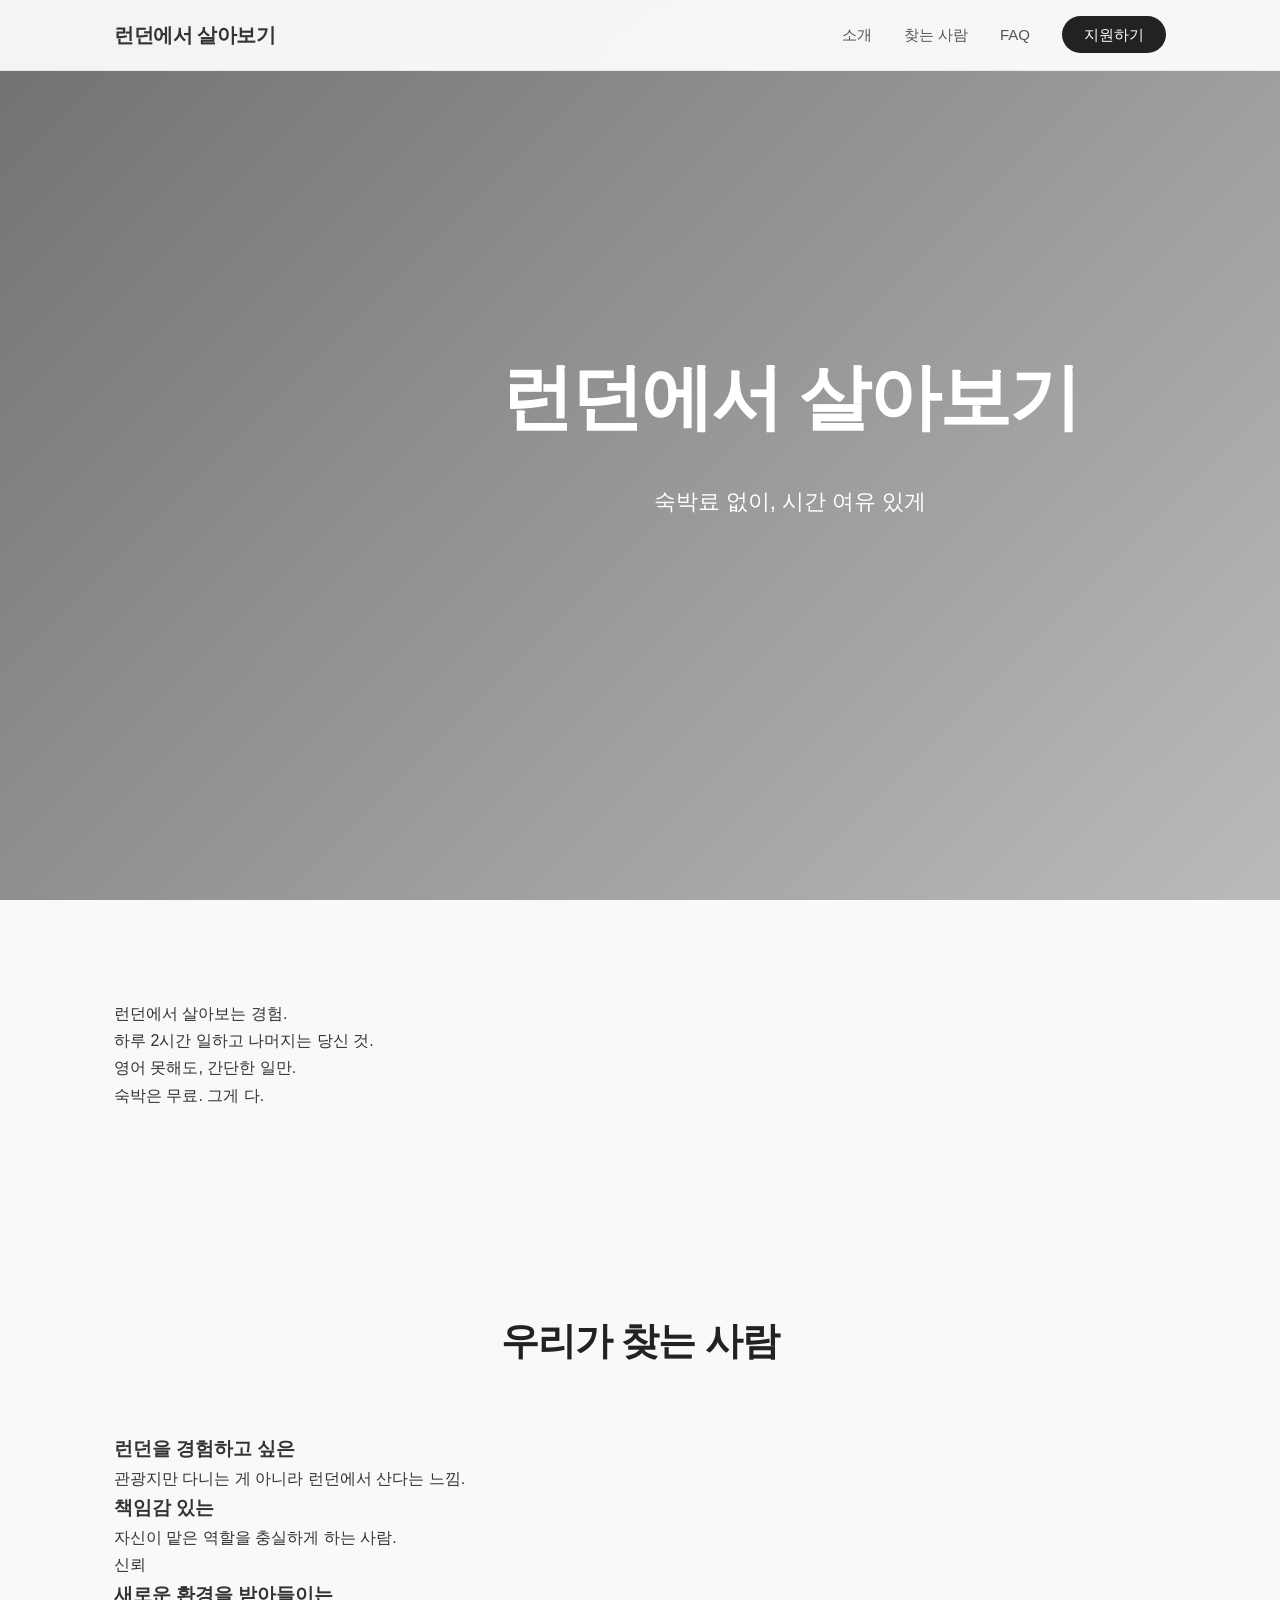
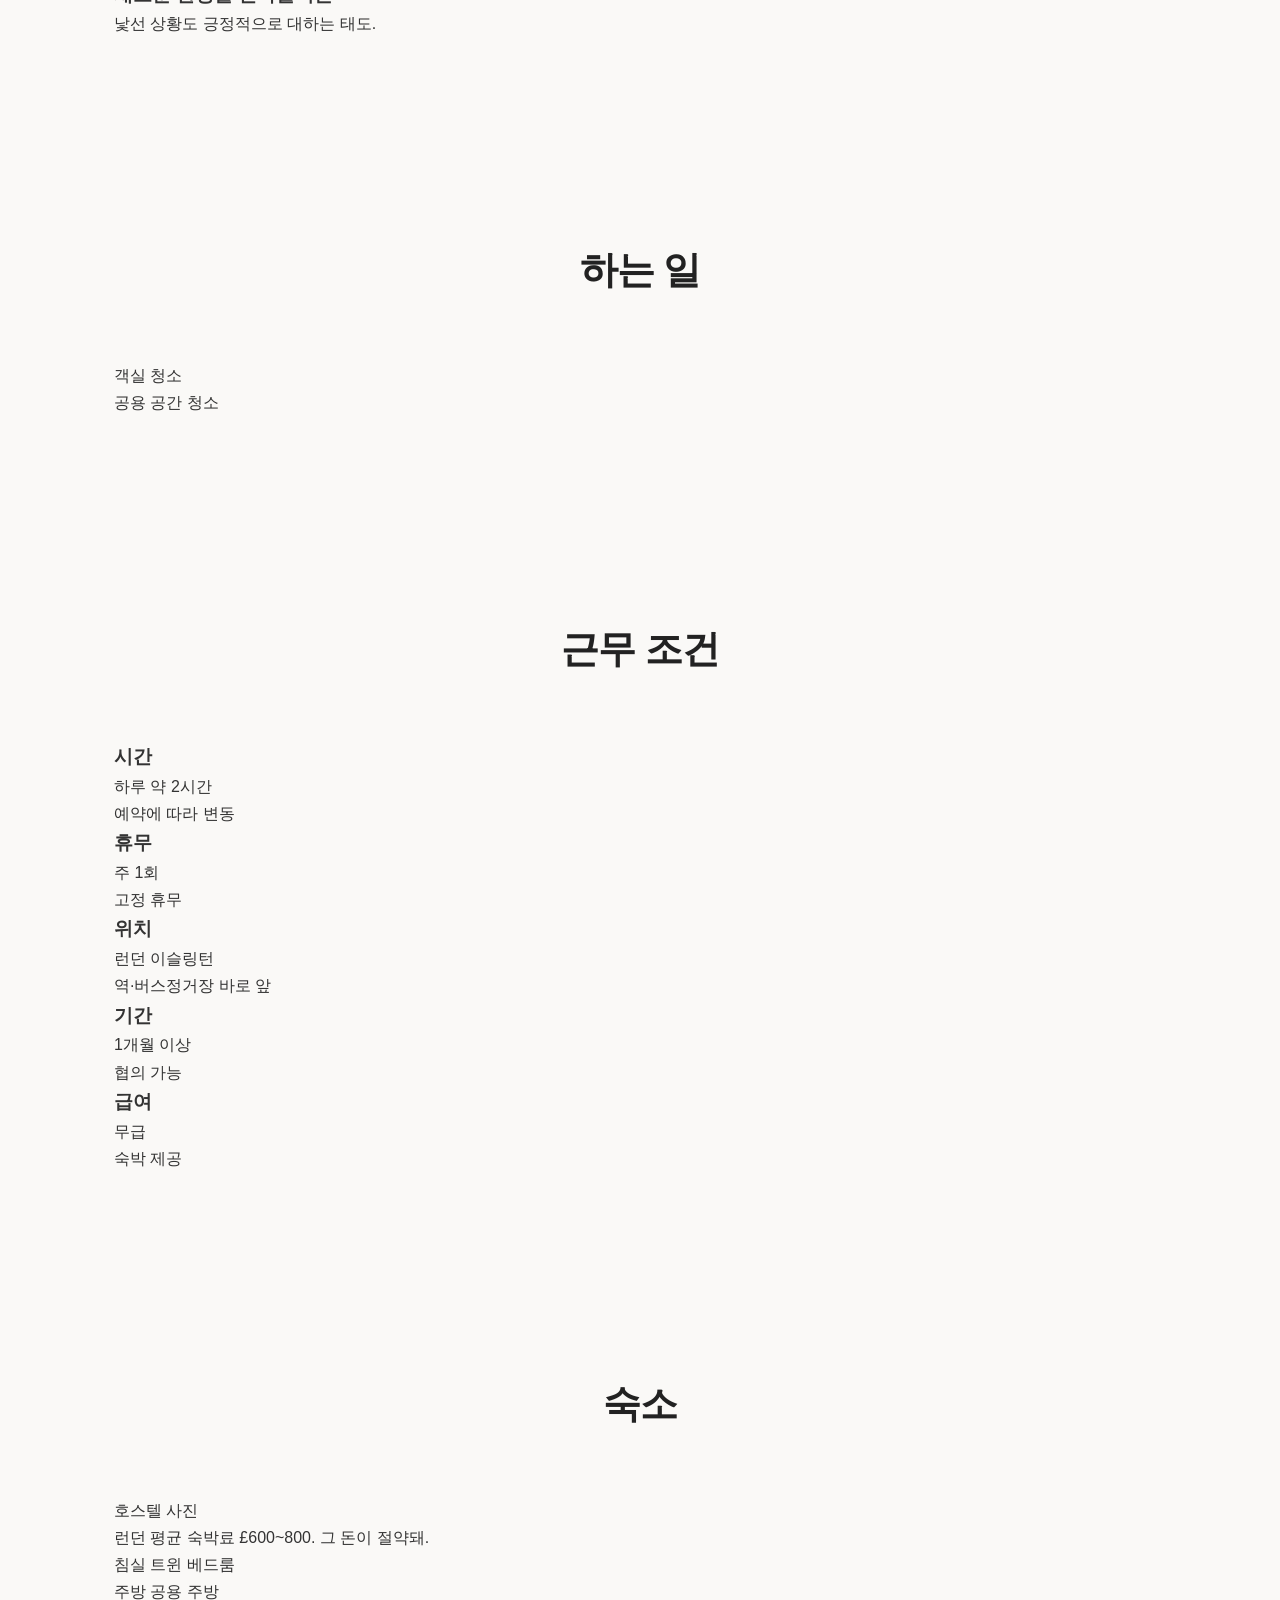
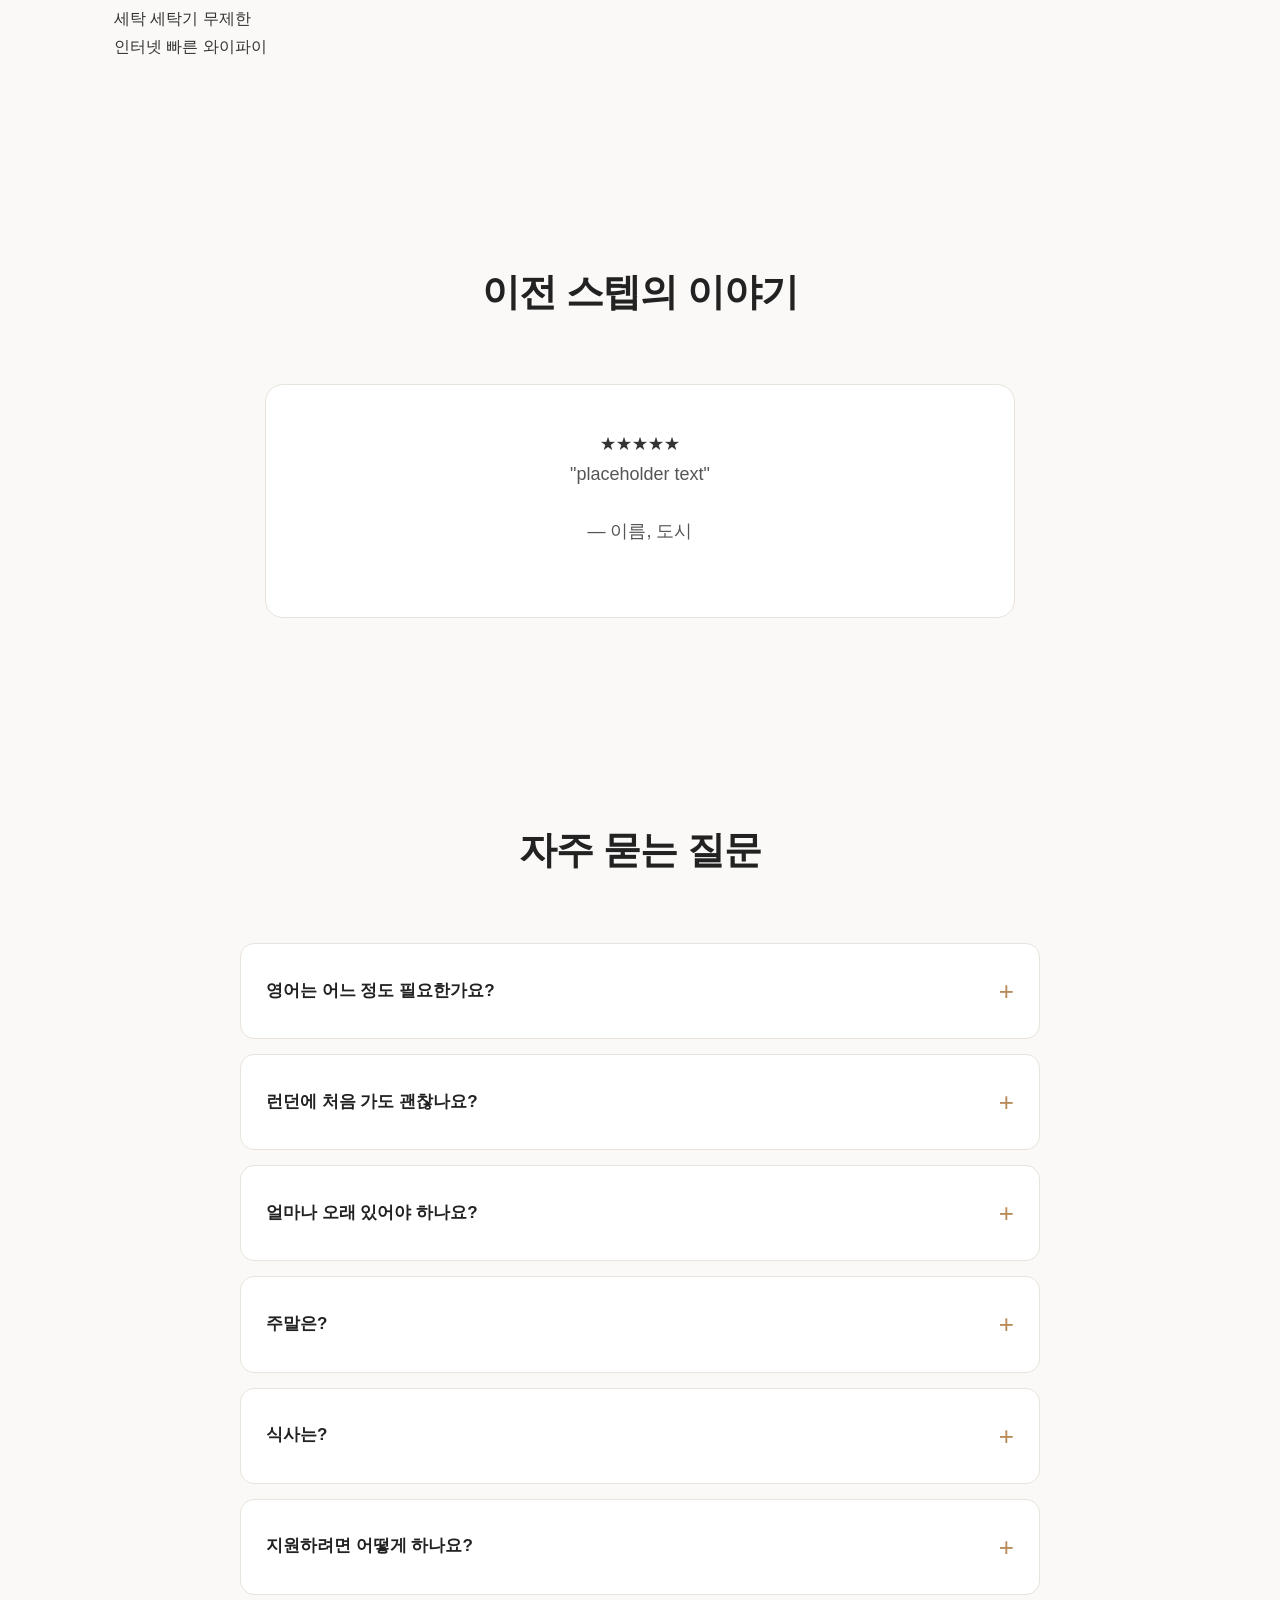
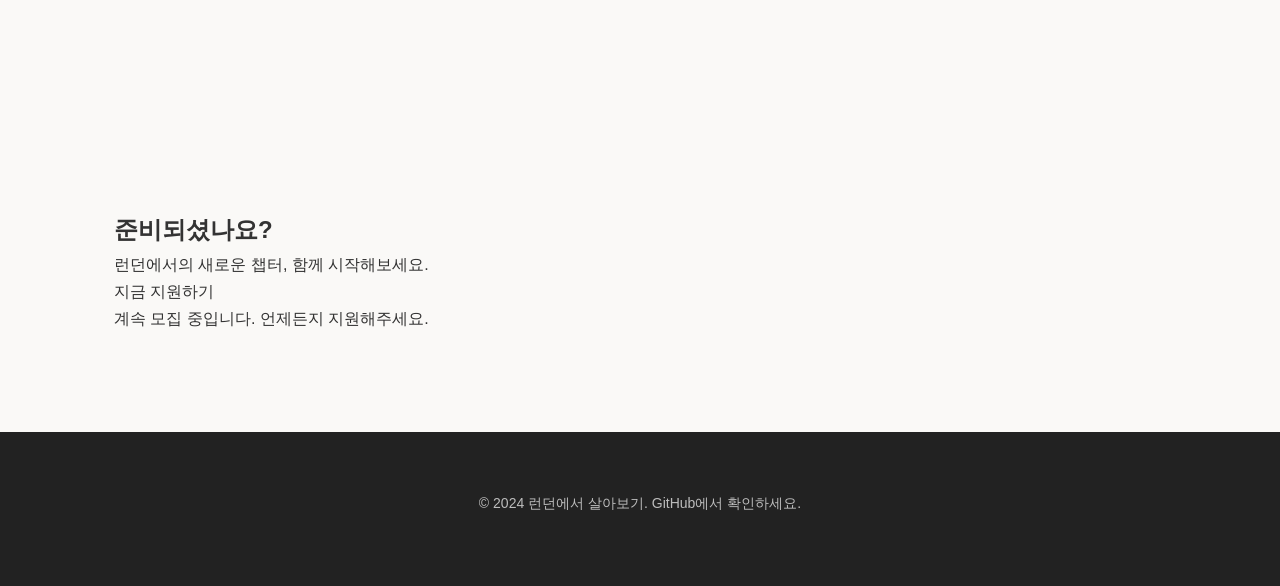
<file: index (2).html>
<!DOCTYPE html>
<html lang="ko">
<head>
    <meta charset="UTF-8">
    <meta name="viewport" content="width=device-width, initial-scale=1.0">
    <meta name="description" content="런던에서 살아보기 - 호스텔 스텝 모집">
    <meta name="keywords" content="런던, 일자리, 스텝, 호스텔, 경험">
    <title>런던에서 살아보기 - 스텝 모집</title>
    <link rel="stylesheet" href="styles.css">
</head>
<body>
    <!-- Navigation -->
    <nav class="navbar">
        <div class="nav-container">
            <div class="nav-logo">런던에서 살아보기</div>
            <ul class="nav-menu">
                <li><a href="#about" class="nav-link">소개</a></li>
                <li><a href="#looking-for" class="nav-link">찾는 사람</a></li>
                <li><a href="#faq" class="nav-link">FAQ</a></li>
                <li><a href="#apply" class="nav-link cta-link">지원하기</a></li>
            </ul>
        </div>
    </nav>

    <!-- Hero Section -->
    <section class="hero" id="hero">
        <video class="hero-video" autoplay muted loop playsinline>
            <source src="https://videos.pexels.com/video-files/3195369/3195369-sd_640_360_30fps.mp4" type="video/mp4">
            Your browser does not support the video tag.
        </video>
        <div class="hero-overlay"></div>
        <div class="hero-content">
            <h1 class="hero-title">런던에서 살아보기</h1>
            <p class="hero-subtitle">숙박료 없이, 시간 여유 있게</p>
        </div>
    </section>

    <!-- About Section -->
    <section class="section about" id="about">
        <div class="container">
            <div class="section-content">
                <p class="section-text">
                    런던에서 살아보는 경험.
                </p>
                <p class="section-text">
                    하루 2시간 일하고 나머지는 당신 것.
                </p>
                <p class="section-text">
                    영어 못해도, 간단한 일만.
                </p>
                <p class="section-text accent">
                    숙박은 무료. 그게 다.
                </p>
            </div>
        </div>
    </section>

    <!-- Looking For Section (MOVED UP) -->
    <section class="section looking-for" id="looking-for">
        <div class="container">
            <h2 class="section-title">우리가 찾는 사람</h2>
            <div class="looking-variants">
                <div class="looking-card looking-card-1">
                    <div class="looking-image"></div>
                    <h3>런던을 경험하고 싶은</h3>
                    <p>관광지만 다니는 게 아니라 런던에서 산다는 느낌.</p>
                </div>
                <div class="looking-card looking-card-2">
                    <h3>책임감 있는</h3>
                    <p>자신이 맡은 역할을 충실하게 하는 사람.</p>
                    <div class="looking-badge">신뢰</div>
                </div>
                <div class="looking-card looking-card-3">
                    <div class="looking-image"></div>
                    <h3>새로운 환경을 받아들이는</h3>
                    <p>낯선 상황도 긍정적으로 대하는 태도.</p>
                </div>
            </div>
        </div>
    </section>

    <!-- Jobs Section -->
    <section class="section jobs" id="jobs">
        <div class="container">
            <h2 class="section-title">하는 일</h2>
            <div class="jobs-simple">
                <div class="jobs-do">
                    <ul class="jobs-list do-list">
                        <li>객실 청소</li>
                        <li>공용 공간 청소</li>
                    </ul>
                </div>
            </div>
        </div>
    </section>

    <!-- Details Section -->
    <section class="section details" id="details">
        <div class="container">
            <h2 class="section-title">근무 조건</h2>
            <div class="details-grid">
                <div class="detail-card">
                    <h3>시간</h3>
                    <p class="detail-main">하루 약 2시간</p>
                    <p class="detail-sub">예약에 따라 변동</p>
                </div>
                <div class="detail-card">
                    <h3>휴무</h3>
                    <p class="detail-main">주 1회</p>
                    <p class="detail-sub">고정 휴무</p>
                </div>
                <div class="detail-card">
                    <h3>위치</h3>
                    <p class="detail-main">런던 이슬링턴</p>
                    <p class="detail-sub">역·버스정거장 바로 앞</p>
                </div>
                <div class="detail-card">
                    <h3>기간</h3>
                    <p class="detail-main">1개월 이상</p>
                    <p class="detail-sub">협의 가능</p>
                </div>
                <div class="detail-card">
                    <h3>급여</h3>
                    <p class="detail-main">무급</p>
                    <p class="detail-sub">숙박 제공</p>
                </div>
            </div>
        </div>
    </section>

    <!-- Housing Section -->
    <section class="section housing" id="housing">
        <div class="container">
            <h2 class="section-title">숙소</h2>
            <div class="housing-content">
                <div class="housing-image">
                    <div class="image-placeholder">
                        <p>호스텔 사진</p>
                    </div>
                </div>
                <div class="housing-text">
                    <p>런던 평균 숙박료 £600~800. 그 돈이 절약돼.</p>
                    <div class="housing-details">
                        <div class="detail-item">
                            <span class="detail-label">침실</span>
                            <span class="detail-value">트윈 베드룸</span>
                        </div>
                        <div class="detail-item">
                            <span class="detail-label">주방</span>
                            <span class="detail-value">공용 주방</span>
                        </div>
                        <div class="detail-item">
                            <span class="detail-label">세탁</span>
                            <span class="detail-value">세탁기 무제한</span>
                        </div>
                        <div class="detail-item">
                            <span class="detail-label">인터넷</span>
                            <span class="detail-value">빠른 와이파이</span>
                        </div>
                    </div>
                </div>
            </div>
        </div>
    </section>

    <!-- Review Section -->
    <section class="section reviews" id="reviews">
        <div class="container">
            <h2 class="section-title">이전 스텝의 이야기</h2>
            <div class="review-card">
                <div class="review-stars">★★★★★</div>
                <p class="review-text">
                    "placeholder text"
                </p>
                <p class="review-author">— 이름, 도시</p>
            </div>
        </div>
    </section>

    <!-- FAQ Section -->
    <section class="section faq" id="faq">
        <div class="container">
            <h2 class="section-title">자주 묻는 질문</h2>
            <div class="faq-container">
                <div class="faq-item">
                    <div class="faq-question">
                        <h3>영어는 어느 정도 필요한가요?</h3>
                        <span class="faq-toggle">+</span>
                    </div>
                    <div class="faq-answer">
                        <p>기본적인 업무 지시 이해 수준이면 충분합니다. 일하면서 자연스럽게 배우게 됩니다.</p>
                    </div>
                </div>

                <div class="faq-item">
                    <div class="faq-question">
                        <h3>런던에 처음 가도 괜찮나요?</h3>
                        <span class="faq-toggle">+</span>
                    </div>
                    <div class="faq-answer">
                        <p>당연합니다. 호스텔이 오리엔테이션을 도와드립니다. 런던이 처음인 많은 사람들이 경험했습니다.</p>
                    </div>
                </div>

                <div class="faq-item">
                    <div class="faq-question">
                        <h3>얼마나 오래 있어야 하나요?</h3>
                        <span class="faq-toggle">+</span>
                    </div>
                    <div class="faq-answer">
                        <p>2~3개월 권장하지만, 협의 가능합니다. 당신의 일정에 맞춰 조율할 수 있습니다.</p>
                    </div>
                </div>

                <div class="faq-item">
                    <div class="faq-question">
                        <h3>주말은?</h3>
                        <span class="faq-toggle">+</span>
                    </div>
                    <div class="faq-answer">
                        <p>완전히 자유입니다. 특정 일정이 필요하면 미리 조율하면 됩니다.</p>
                    </div>
                </div>

                <div class="faq-item">
                    <div class="faq-question">
                        <h3>식사는?</h3>
                        <span class="faq-toggle">+</span>
                    </div>
                    <div class="faq-answer">
                        <p>공용 주방에서 직접 요리할 수 있습니다. 런던의 다양한 음식도 즐길 수 있습니다.</p>
                    </div>
                </div>

                <div class="faq-item">
                    <div class="faq-question">
                        <h3>지원하려면 어떻게 하나요?</h3>
                        <span class="faq-toggle">+</span>
                    </div>
                    <div class="faq-answer">
                        <p>아래 구글폼을 작성해주시면 됩니다. 계속 모집 중이므로 언제든 편하실 때 지원해주세요.</p>
                    </div>
                </div>
            </div>
        </div>
    </section>

    <!-- CTA Section -->
    <section class="section cta-section" id="apply">
        <div class="container">
            <h2>준비되셨나요?</h2>
            <p>런던에서의 새로운 챕터, 함께 시작해보세요.</p>
            <a href="https://forms.gle/YOUR_FORM_ID_HERE" target="_blank" class="cta-button">지금 지원하기</a>
            <p class="cta-note">계속 모집 중입니다. 언제든지 지원해주세요.</p>
        </div>
    </section>

    <!-- Footer -->
    <footer class="footer">
        <div class="container">
            <p>&copy; 2024 런던에서 살아보기. GitHub에서 확인하세요.</p>
        </div>
    </footer>

    <script src="script.js"></script>
</body>
</html>
</file>
<file: styles.css>
/* =====================
   ROOT
===================== */

:root {

    --primary:#222222;
    --secondary:#ffffff;
    --background:#faf9f7;
    --text:#333333;
    --text-light:#777777;

    --accent:#b88a5a;
    --accent-light:#eadbc9;

    --border:#e8e3dc;

    --radius:18px;

    --shadow:
    0 15px 40px rgba(0,0,0,0.08);

    --container:1100px;

}



* {

    margin:0;
    padding:0;
    box-sizing:border-box;

}



html {

    scroll-behavior:smooth;

}



body {

    font-family:
    "Pretendard",
    "Noto Sans KR",
    Arial,
    sans-serif;

    color:var(--text);

    background:var(--background);

    line-height:1.7;

}



img {

    width:100%;

    display:block;

}



a {

    text-decoration:none;

    color:inherit;

}



ul {

    list-style:none;

}







/* =====================
   CONTAINER
===================== */


.container {

    width:100%;

    max-width:var(--container);

    margin:auto;

    padding:
    0 24px;

}



.section {

    padding:
    100px 0;

}







/* =====================
   NAVIGATION
===================== */


.navbar {

    position:fixed;

    top:0;

    left:0;

    width:100%;

    z-index:1000;

    background:
    rgba(255,255,255,0.92);

    backdrop-filter:
    blur(10px);

    border-bottom:
    1px solid rgba(0,0,0,0.05);

}



.nav-container {

    max-width:var(--container);

    margin:auto;

    padding:
    18px 24px;

    display:flex;

    justify-content:space-between;

    align-items:center;

}



.nav-logo {

    font-size:
    20px;

    font-weight:
    700;

    letter-spacing:-0.5px;

}



.nav-menu {

    display:flex;

    align-items:center;

    gap:32px;

}



.nav-link {

    font-size:
    15px;

    color:#555;

}



.cta-link {

    background:
    var(--primary);

    color:white;

    padding:
    10px 22px;

    border-radius:
    30px;

}







/* =====================
   HERO
===================== */


.hero {

    height:
    100vh;

    min-height:
    650px;

    position:relative;

    display:flex;

    align-items:center;

    justify-content:center;

    overflow:hidden;

}



.hero-image {

    position:absolute;

    inset:0;

    width:100%;

    height:100%;

    object-fit:cover;

    object-position:center center;

}



.hero-overlay {

    position:absolute;

    inset:0;

    background:
    linear-gradient(
    135deg,
    rgba(0,0,0,0.55),
    rgba(0,0,0,0.25)
    );

}



.hero-content {

    position:relative;

    z-index:2;

    text-align:center;

    color:white;

    max-width:800px;

    padding:0 20px;

    animation:
    fadeUp 1s ease;

}



.hero-label {

    font-size:
    14px;

    letter-spacing:
    3px;

    margin-bottom:
    25px;

    opacity:
    .85;

}



.hero-title {

    font-size:
    clamp(42px,6vw,72px);

    font-weight:
    800;

    letter-spacing:
    -2px;

    margin-bottom:
    25px;

}



.hero-subtitle {

    font-size:
    22px;

    line-height:
    1.6;

    margin-bottom:
    45px;

}



.hero-button {

    display:inline-block;

    background:white;

    color:#222;

    padding:
    16px 50px;

    border-radius:
    40px;

    font-weight:
    700;

}



.hero-button:hover {

    transform:
    translateY(-3px);

}







/* =====================
   SECTION TITLE
===================== */


.section-title {

    text-align:center;

    font-size:
    38px;

    letter-spacing:
    -1px;

    margin-bottom:
    60px;

    color:var(--primary);

}







/* =====================
   ABOUT
===================== */


.about {

    text-align:left;

}



.about-text {

    max-width:
    800px;

    margin:auto;

}



.about-text p {

    font-size:
    20px;

    margin-bottom:
    22px;

    color:#555;

}



.about-text p:first-child {

    font-size:
    30px;

    font-weight:
    700;

    color:
    var(--primary);
    line-height:1.4;

}







/* =====================
   ANIMATION
===================== */


.hidden {

    opacity:0;

    transform:
    translateY(30px);

}



.show {

    opacity:1;

    transform:
    translateY(0);

}



@keyframes fadeUp {

    from {

        opacity:0;

        transform:
        translateY(25px);

    }


    to {

        opacity:1;

        transform:
        translateY(0);

    }

}

/* =====================
   WORK SECTION
===================== */

.work-compare {

    display:grid;

    grid-template-columns:1fr 1fr;

    gap:30px;

    max-width:900px;

    margin:0 auto;

}


.work-box {

    padding:45px 40px;

    border-radius:var(--radius);

    background:white;

    border:1px solid var(--border);

}


.work-box h3 {

    font-size:26px;

    margin-bottom:30px;

    color:var(--primary);

}


.work-box ul {

    margin-bottom:30px;

}


.work-box li {

    padding:14px 0;

    font-size:17px;

    border-bottom:1px solid var(--border);

}


.work-description {

    color:var(--text-light);

    font-size:15px;

}


/* 하는 일 */

.work-do {

    box-shadow:var(--shadow);

}


/* 하지 않는 일 */

.work-not {

    background:#f5f2ed;

}



.work-not li {

    color:#666;

}





/* =====================
   BENEFITS SECTION
===================== */


.benefit-grid {

    display:grid;

    grid-template-columns:repeat(3,1fr);

    gap:25px;

    max-width:1000px;

    margin:auto;

}



.benefit-card {

    background:white;

    padding:35px 30px;

    border-radius:var(--radius);

    border:1px solid var(--border);

    transition:.3s ease;

}



.benefit-card:hover {

    transform:translateY(-5px);

    box-shadow:var(--shadow);

}



.benefit-card h3 {

    font-size:22px;

    margin-bottom:15px;

    color:var(--primary);

}



.benefit-card p {

    color:var(--text-light);

    font-size:15px;

}





/* =====================
   ACCOMMODATION
===================== */


.accommodation-content {

    display:grid;

    grid-template-columns:1fr 1fr;

    gap:60px;

    align-items:center;

}



.accommodation-image {

    overflow:hidden;

    border-radius:var(--radius);

}



.accommodation-image img {

    aspect-ratio:1/0.8;

    object-fit:cover;

}



.accommodation-info h3 {

    font-size:28px;

    margin-bottom:20px;

    color:var(--primary);

}



.accommodation-info p {

    color:var(--text-light);

    margin-bottom:25px;

}



.accommodation-info ul li {

    padding:12px 0;

    border-bottom:1px solid var(--border);

    font-size:16px;

}



.accommodation-info .location {

    margin-top:25px;

    font-size:14px;

    color:#888;

}





/* =====================
   CONDITIONS
===================== */


.condition-grid {

    display:grid;

    grid-template-columns:repeat(4,1fr);

    gap:20px;

}



.condition-card {

    background:white;

    border:1px solid var(--border);

    border-radius:var(--radius);

    padding:30px 20px;

    text-align:center;

}



.condition-card h3 {

    font-size:15px;

    color:#777;

    margin-bottom:18px;

}



.condition-card p {

    font-size:20px;

    font-weight:700;

    color:var(--primary);

    margin-bottom:12px;

}



.condition-card span {

    font-size:13px;

    color:#888;

}
/* =====================
   PEOPLE SECTION
===================== */

.people {
    text-align:left;
}

.people-box {

    max-width:800px;

    margin:0 auto;

    background:white;

    padding:45px;

    border-radius:var(--radius);

    border:1px solid var(--border);

    box-shadow:var(--shadow);

    text-align:left;

}


.people-box p {

    font-size:18px;

    margin-bottom:20px;

    color:#555;

}


.people-box .small {

    font-size:14px;

    color:#888;

}

.people-note {

    margin-top:35px;

    color:var(--text-light);

    font-size:15px;

}



@media(max-width:768px){


    .people-list p {

        padding:18px 20px;

        font-size:16px;

    }


}
/* =====================
   PEOPLE TEXT STYLE
===================== */

.people-box strong {

    display:block;

    font-size:20px;

    font-weight:700;

    color:var(--primary);

    margin-bottom:12px;

}


.people-box p {

    margin-bottom:30px;

    line-height:1.8;

}


.people-box .small-text {

    display:block;

    font-size:15px;

    color:var(--text-light);

    line-height:1.8;

}



@media(max-width:768px){


    .people-box strong {

        font-size:18px;

    }


    .people-box .small-text {

        font-size:14px;

    }


}




/* =====================
   MOBILE
===================== */


/* =====================
   MOBILE OPTIMIZATION
===================== */

@media(max-width:768px){

.hero-image {

    object-position:center center;

}
    /* 전체 여백 조정 */

    .section {

        padding:70px 0;

    }


    .container {

        padding:0 20px;

    }



    /* 네비게이션 */

    .nav-container {

        padding:15px 20px;

    }


    .nav-logo {

        font-size:17px;

    }


    .nav-menu {

        gap:12px;

    }


    .nav-link {

        display:none;

    }


    .cta-link {

        display:block;

        padding:9px 18px;

        font-size:14px;

    }




    /* HERO */

    .hero {

        min-height:600px;

        height:85vh;

    }


    .hero-content {

        padding:0 20px;

    }


    .hero-label {

        font-size:11px;

        letter-spacing:2px;

        margin-bottom:18px;

    }


    .hero-title {

        font-size:42px;

        letter-spacing:-1px;

        margin-bottom:20px;

    }


    .hero-subtitle {

        font-size:17px;

        line-height:1.6;

        margin-bottom:35px;

    }


    .hero-button {

        padding:14px 40px;

    }




    /* SECTION TITLE */

    .section-title {

        font-size:28px;

        margin-bottom:40px;

    }





    /* ABOUT */

    .about-text p {

        font-size:17px;

        margin-bottom:18px;

    }


    .about-text p:first-child {

        font-size:23px;

    }





    /* WORK */

    .work-compare {

        grid-template-columns:1fr;

        gap:20px;

    }


    .work-box {

        padding:30px 22px;

    }


    .work-box h3 {

        font-size:22px;

        margin-bottom:20px;

    }


    .work-box li {

        font-size:15px;

        padding:12px 0;

    }




    /* 제공사항 / 숙소 */

    .accommodation-content {

        grid-template-columns:1fr;

        gap:30px;

    }


    .accommodation-info h3 {

        font-size:23px;

    }


    .accommodation-info p {

        font-size:15px;

    }



    .accommodation-info ul li {

        font-size:15px;

    }




    /* 근무 조건 */

    @media(max-width:900px){

    .condition-grid {

        grid-template-columns:repeat(2,1fr);

    }

}


@media(max-width:600px){

    .condition-grid {

        grid-template-columns:1fr;

    }

}


    .condition-card {

        padding:25px 20px;

    }


    .condition-card p {

        font-size:18px;

    }

   @media(max-width:768px){

    .about-text p:first-child {

        font-size:24px;

    }


    .people-box {

        padding:30px 25px;

    }

}




    /* 이런 분과 잘 맞아요 */

    .people-box {

        padding:30px 22px;

    }


    .people-box p {

        font-size:16px;

        margin-bottom:16px;

    }


    .people-box .small {

        font-size:13px;

    }




    /* 이전 스텝 이야기 */

    .review-card {

        padding:30px 22px;

    }


    .review-card p {

        font-size:15px;

    }





    /* 지원 과정 */

    .process-grid {

        gap:18px;

    }


    .process-card {

        padding:22px;

        gap:15px;

    }


    .process-card > span {

        width:38px;

        height:38px;

        font-size:12px;

    }


    .process-content h3 {

        font-size:17px;

    }


    .process-content p {

        font-size:14px;

    }





    /* FAQ */

    .faq-question {

        padding:18px;

    }


    .faq-question h3 {

        font-size:15px;

    }


    .faq-answer p {

        font-size:14px;

        padding:0 18px 18px;

    }





    /* 지원 */

    .apply h2 {

        font-size:26px;

    }


    .apply-button {

        padding:14px 45px;

    }





    /* FOOTER */

    .footer {

        padding:45px 0;

    }


}






/* =====================
   REVIEW
===================== */


.review-card {

    max-width:750px;

    margin:auto;

    background:white;

    padding:45px;

    border-radius:var(--radius);

    border:1px solid var(--border);

    text-align:center;

}



.review-card p {

    font-size:18px;

    line-height:1.8;

    color:#555;

    margin-bottom:25px;

}



.review-card span {

    color:#888;

    font-size:14px;

}





/* =====================
   PROCESS
===================== */


.process-grid {

    max-width:750px;

    margin:auto;

    display:flex;

    flex-direction:column;

    gap:25px;

}



.process-card {

    display:flex;

    align-items:flex-start;

    gap:25px;

    padding:30px;

    background:white;

    border:1px solid var(--border);

    border-radius:var(--radius);

}



.process-card > span {

    width:48px;

    height:48px;

    flex-shrink:0;

    border-radius:50%;

    background:var(--accent);

    color:white;

    display:flex;

    align-items:center;

    justify-content:center;

    font-weight:700;

}



.process-content h3 {

    font-size:20px;

    margin-bottom:8px;

    color:var(--primary);

}



.process-content p {

    color:var(--text-light);

    font-size:15px;

}





/* =====================
   FAQ
===================== */


.faq-container {

    max-width:800px;

    margin:auto;

}



.faq-item {

    background:white;

    border:1px solid var(--border);

    border-radius:14px;

    margin-bottom:15px;

    overflow:hidden;

}



.faq-question {

    display:flex;

    justify-content:space-between;

    align-items:center;

    padding:25px;

    cursor:pointer;

}



.faq-question h3 {

    font-size:17px;

    font-weight:600;

    color:var(--primary);

}



.faq-question span {

    font-size:26px;

    color:var(--accent);

    transition:.3s ease;

}



.faq-item.active .faq-question span {

    transform:rotate(45deg);

}



.faq-answer {

    max-height:0;

    overflow:hidden;

    transition:max-height .35s ease;

}



.faq-answer p {

    padding:0 25px 25px;

    color:var(--text-light);

    font-size:15px;

    line-height:1.7;

}



.faq-item.active .faq-answer {

    max-height:200px;

}





/* =====================
   APPLY
===================== */


.apply {

    background:#222;

    color:white;

    text-align:center;

}



.apply h2 {

    font-size:36px;

    margin-bottom:20px;

}



.apply p {

    margin-bottom:35px;

    color:rgba(255,255,255,.8);

}



.apply-button {

    display:inline-block;

    background:white;

    color:#222;

    padding:16px 55px;

    border-radius:40px;

    font-weight:700;

    transition:.3s ease;

}



.apply-button:hover {

    transform:translateY(-3px);

}





/* =====================
   FOOTER
===================== */


.footer {

    background:#222;

    color:white;

    text-align:center;

    padding:60px 0;

}



.footer p {

    color:rgba(255,255,255,.7);

    font-size:14px;

    margin-bottom:10px;

}



.footer .email {

    color:white;

    font-weight:600;

}





/* =====================
   MOBILE
===================== */


@media(max-width:768px){


    .people-list p {

        font-size:17px;

    }



    .review-card {

        padding:30px 22px;

    }



    .review-card p {

        font-size:16px;

    }



    .process-card {

        padding:22px;

        gap:16px;

    }



    .process-card > span {

        width:40px;

        height:40px;

        font-size:13px;

    }



    .process-content h3 {

        font-size:17px;

    }



    .faq-question {

        padding:20px;

    }



    .faq-question h3 {

        font-size:15px;

    }



    .apply h2 {

        font-size:28px;

    }


}
/* =====================
   MOBILE FIXED APPLY BUTTON
===================== */


.mobile-apply-button {

    display:none;

}



@media(max-width:768px){


    .mobile-apply-button {

        display:block;

        position:fixed;

        bottom:20px;

        left:20px;

        right:20px;

        z-index:9999;

        background:#222;

        color:white;

        text-align:center;

        padding:16px 20px;

        border-radius:40px;

        font-size:16px;

        font-weight:700;

        box-shadow:
        0 10px 30px rgba(0,0,0,0.2);

        transition:.3s ease;

    }



    .mobile-apply-button:active {

        transform:scale(.98);

    }


    body {

        padding-bottom:90px;

    }


}


/* =====================
   ROOM IMAGE SLIDER
===================== */

.accommodation-slider {

    position:relative;

    overflow:hidden;

    border-radius:var(--radius);

}


.accommodation-slider img {

    width:100%;

    height:100%;

    object-fit:cover;

}



.slider-btn {

    position:absolute;

    top:50%;

    transform:translateY(-50%);

    width:45px;

    height:45px;

    border-radius:50%;

    border:none;

    background:rgba(255,255,255,0.35);

    backdrop-filter:blur(8px);

    color:white;

    font-size:30px;

    display:flex;

    align-items:center;

    justify-content:center;

    cursor:pointer;

    z-index:5;

    transition:.3s ease;

}



.slider-btn:hover {

    background:rgba(255,255,255,0.7);

    color:#333;

}



.slider-btn.prev {

    left:20px;

}


.slider-btn.next {

    right:20px;

}
</file>
